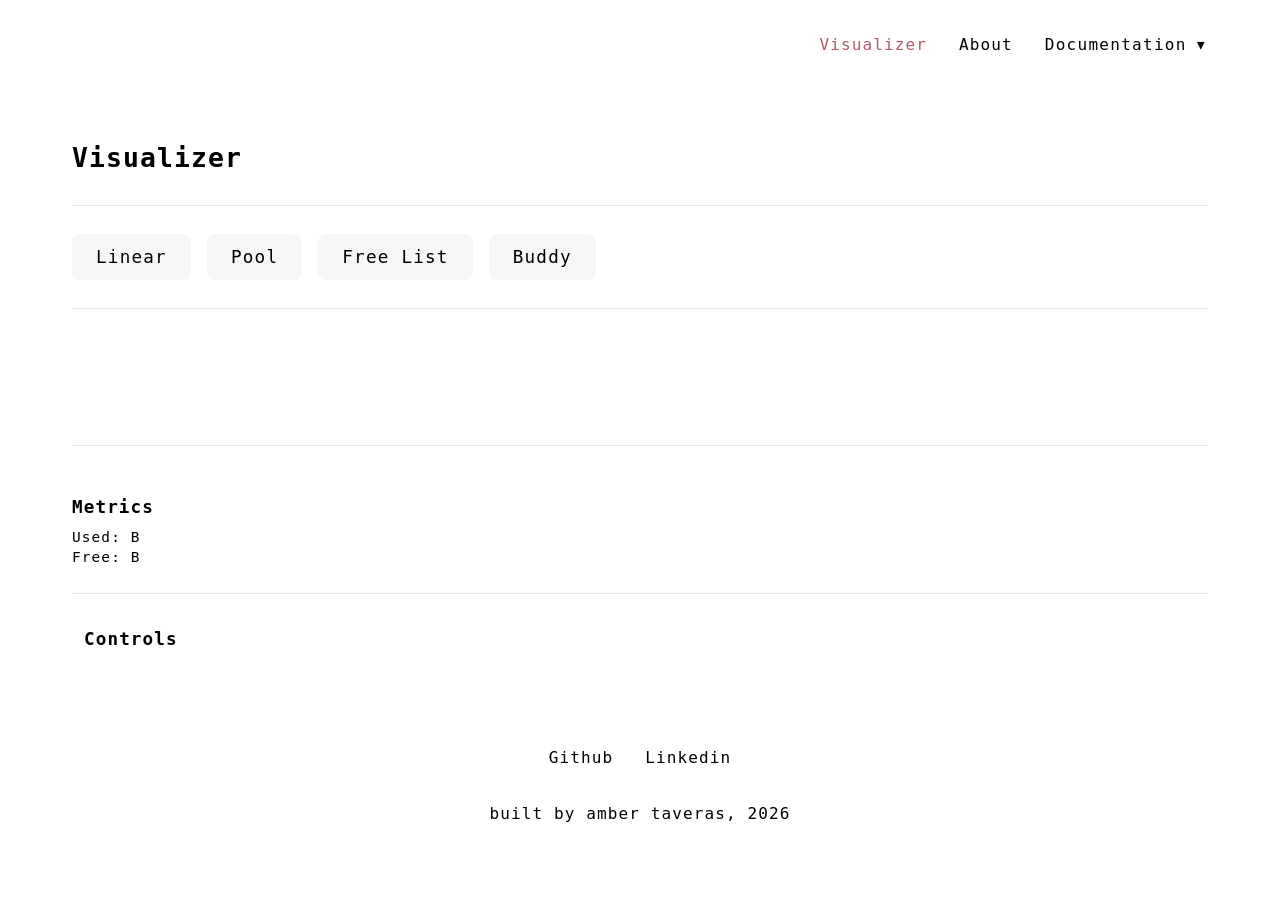
<file: index.html>
<!doctype html>
<html lang="en">
  <head>
    <meta charset="UTF-8" />
    <meta name="viewport" content="width=device-width, initial-scale=1.0" />
    <link rel="stylesheet" href="styles.css" />
    <script src="js/components.js" defer></script>
    <script type="module" src="js/script.js"></script>
    <title>Memory Allocators</title>
  </head>
  <body>
    <site-nav></site-nav>
    <main>
      <header>
        <h2>Visualizer</h2>
      </header>

      <section class="allocator-selection">
        <button class="toggle" data-type="linear">Linear</button>
        <button class="toggle" data-type="pool">Pool</button>
        <button class="toggle" data-type="free-list">Free List</button>
        <button class="toggle" data-type="buddy">Buddy</button>
      </section>

      <section class="visualizer">
        <h3 class="title"></h3>
        <br />
        <br />
        <div id="allocator"></div>
        <br />
        <div id="legend">
          <div class="legend-item">
            <div class="block used legend-swatch"></div>
            <span>Used</span>
          </div>
          <div class="legend-item">
            <div class="block free legend-swatch"></div>
            <span>Free</span>
          </div>
          <div class="legend-item">
            <div class="block header legend-swatch"></div>
            <span>Header</span>
          </div>
        </div>
        <em id="note">
          NOTE: Allocation sizes may include adjustments for header metadata,
          alignment and padding. On allocation metadata becomes available to the
          user. See documentation for more details.
        </em>

        <div id="error"></div>
      </section>

      <section class="metrics">
        <h4>Metrics</h4>
        <ul class="metrics-list">
          <li>Used: <span id="m-used"></span> B</li>
          <li>Free: <span id="m-free"></span> B</li>
        </ul>
      </section>

      <section class="controls">
        <h4>Controls</h4>
      </section>
    </main>
    <site-footer></site-footer>
  </body>
</html>
</file>
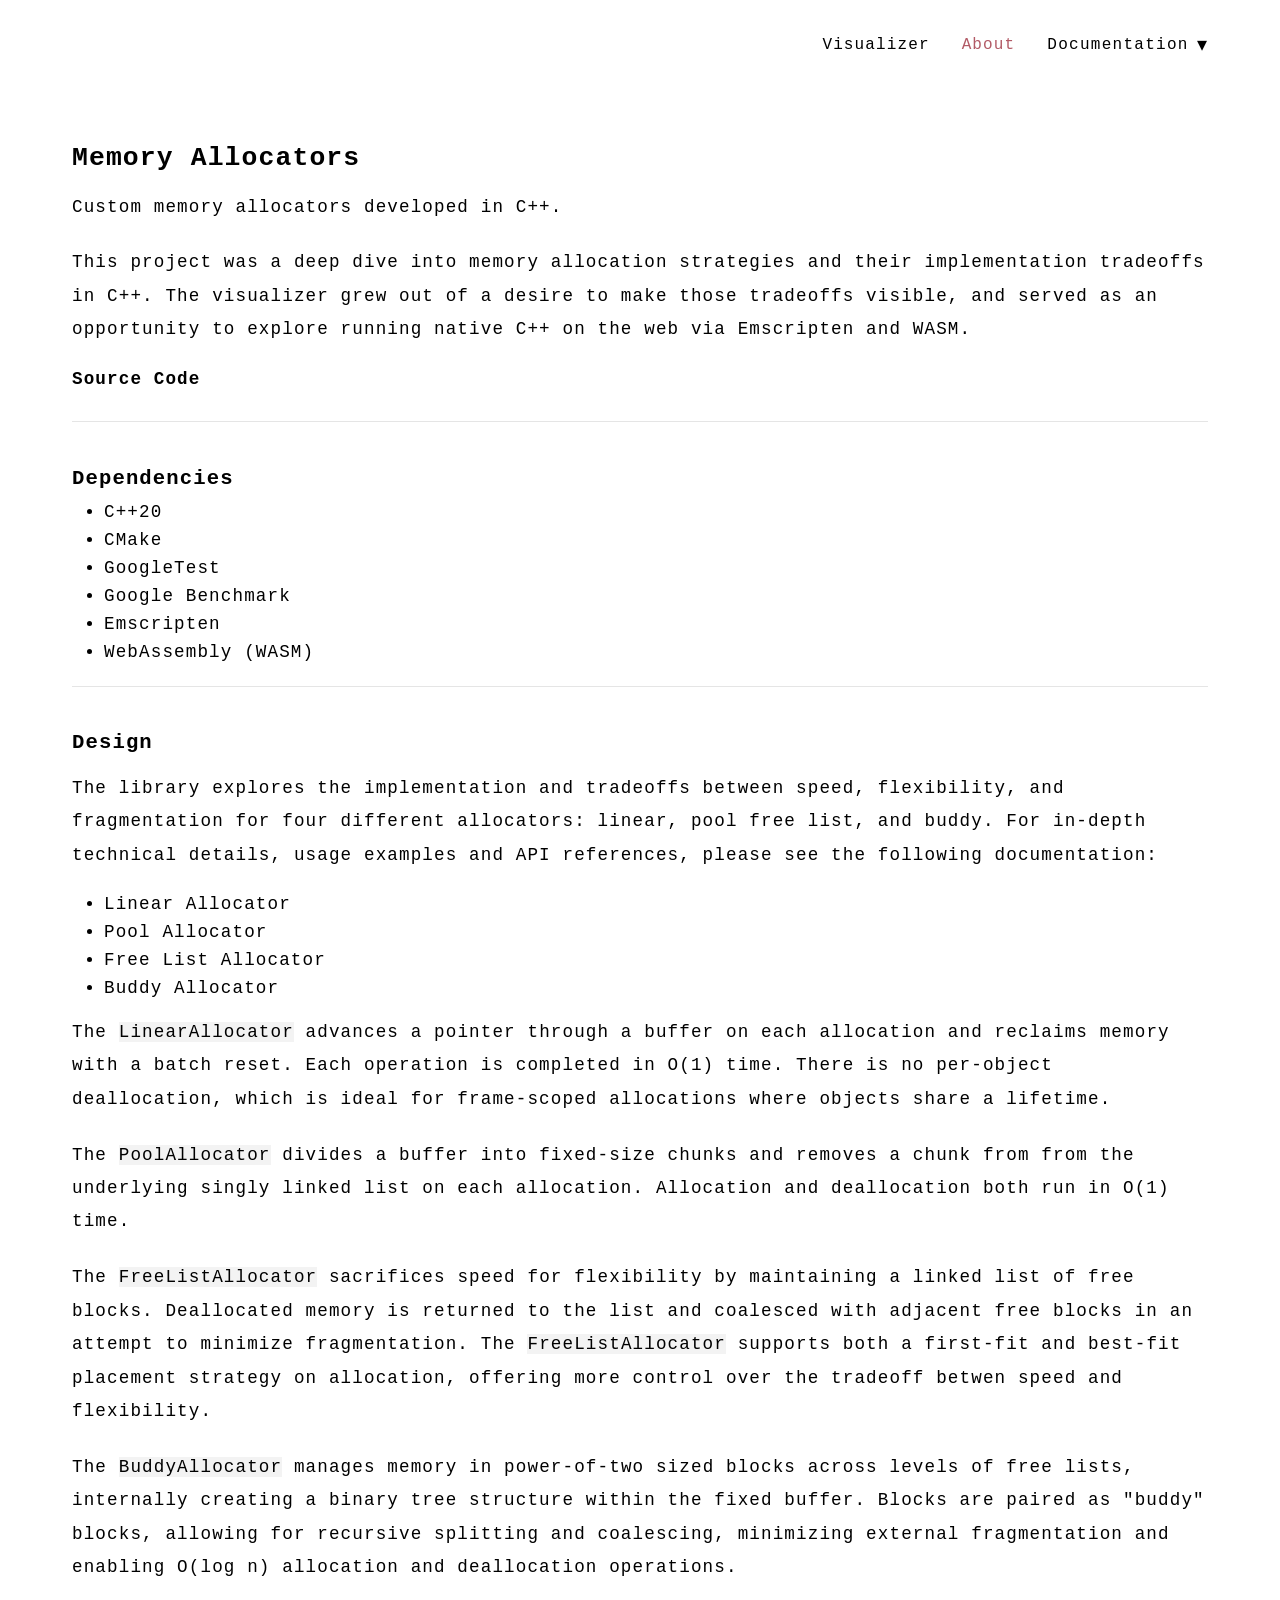
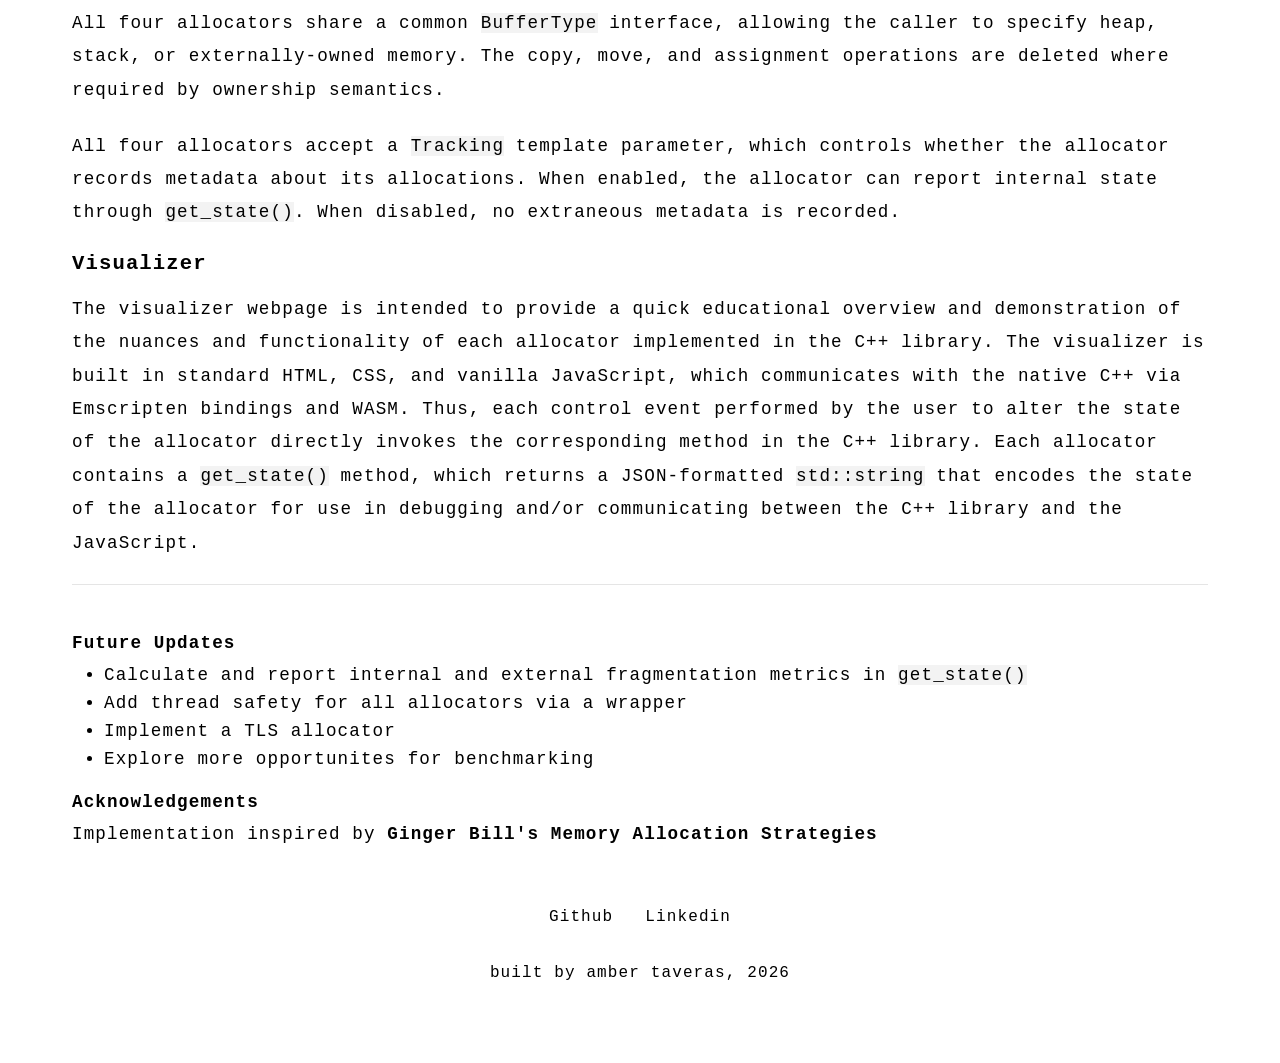
<file: about.html>
<!doctype html>
<html lang="en">
  <head>
    <meta charset="UTF-8" />
    <meta name="viewport" content="width=device-width, initial-scale=1.0" />
    <link rel="stylesheet" href="styles.css" />
    <script src="js/components.js" defer></script>
    <title>Memory Allocators | About</title>
  </head>
  <body>
    <site-nav></site-nav>
    <main>
      <header>
        <h2>Memory Allocators</h2>
        <p>Custom memory allocators developed in C++.</p>
        <p>
          This project was a deep dive into memory allocation strategies and
          their implementation tradeoffs in C++. The visualizer grew out of a
          desire to make those tradeoffs visible, and served as an opportunity
          to explore running native C++ on the web via Emscripten and WASM.
        </p>

        <a target="_blank" href="https://github.com/ambertav/memory-allocators"
          ><strong>Source Code</strong></a
        >
      </header>

      <section id="dependencies">
        <h3>Dependencies</h3>
        <ul class="docs-list">
          <li>C++20</li>
          <li>CMake</li>
          <li>GoogleTest</li>
          <li>Google Benchmark</li>
          <li>Emscripten</li>
          <li>WebAssembly (WASM)</li>
        </ul>
      </section>

      <section id="design">
        <h3>Design</h3>

        <p>
          The library explores the implementation and tradeoffs between speed,
          flexibility, and fragmentation for four different allocators: linear,
          pool free list, and buddy. For in-depth technical details, usage
          examples and API references, please see the following documentation:
        </p>
        <ul class="docs-list">
          <li>
            <a target="_blank" href="docs/linear.html">Linear Allocator</a>
          </li>
          <li><a target="_blank" href="docs/pool.html">Pool Allocator</a></li>
          <li>
            <a target="_blank" href="docs/freelist.html">Free List Allocator</a>
          </li>
          <li><a target="_blank" href="docs/buddy.html">Buddy Allocator</a></li>
        </ul>

        <p>
          The <code>LinearAllocator</code> advances a pointer through a buffer
          on each allocation and reclaims memory with a batch reset. Each
          operation is completed in O(1) time. There is no per-object
          deallocation, which is ideal for frame-scoped allocations where
          objects share a lifetime.
        </p>

        <p>
          The <code>PoolAllocator</code> divides a buffer into fixed-size chunks
          and removes a chunk from from the underlying singly linked list on
          each allocation. Allocation and deallocation both run in O(1) time.
        </p>

        <p>
          The <code>FreeListAllocator</code> sacrifices speed for flexibility by
          maintaining a linked list of free blocks. Deallocated memory is
          returned to the list and coalesced with adjacent free blocks in an
          attempt to minimize fragmentation. The
          <code>FreeListAllocator</code> supports both a first-fit and best-fit
          placement strategy on allocation, offering more control over the
          tradeoff betwen speed and flexibility.
        </p>

        <p>
          The <code>BuddyAllocator</code> manages memory in power-of-two sized
          blocks across levels of free lists, internally creating a binary tree
          structure within the fixed buffer. Blocks are paired as "buddy"
          blocks, allowing for recursive splitting and coalescing, minimizing
          external fragmentation and enabling O(log n) allocation and
          deallocation operations.
        </p>

        <p>
          All four allocators share a common <code>BufferType</code> interface,
          allowing the caller to specify heap, stack, or externally-owned
          memory. The copy, move, and assignment operations are deleted where
          required by ownership semantics.
        </p>

        <p>
          All four allocators accept a <code>Tracking</code> template parameter,
          which controls whether the allocator records metadata about its
          allocations. When enabled, the allocator can report internal state
          through <code>get_state()</code>. When disabled, no extraneous
          metadata is recorded.
        </p>

        <h3>Visualizer</h3>
        <p>
          The visualizer webpage is intended to provide a quick educational
          overview and demonstration of the nuances and functionality of each
          allocator implemented in the C++ library. The visualizer is built in
          standard HTML, CSS, and vanilla JavaScript, which communicates with
          the native C++ via Emscripten bindings and WASM. Thus, each control
          event performed by the user to alter the state of the allocator
          directly invokes the corresponding method in the C++ library. Each
          allocator contains a <code>get_state()</code> method, which returns a
          JSON-formatted <code>std::string</code> that encodes the state of the
          allocator for use in debugging and/or communicating between the C++
          library and the JavaScript.
        </p>
      </section>

      <section id="future">
        <h4>Future Updates</h4>
        <ul class="docs-list">
          <li>
            Calculate and report internal and external fragmentation metrics in
            <code>get_state()</code>
          </li>
          <li>Add thread safety for all allocators via a wrapper</li>
          <li>Implement a TLS allocator</li>
          <li>Explore more opportunites for benchmarking</li>
        </ul>
        <h4>Acknowledgements</h4>
        Implementation inspired by
        <a
          target="_blank"
          href="https://www.gingerbill.org/series/memory-allocation-strategies/"
          ><strong>Ginger Bill's Memory Allocation Strategies</strong></a
        >
      </section>
    </main>
    <site-footer></site-footer>
  </body>
</html>
</file>
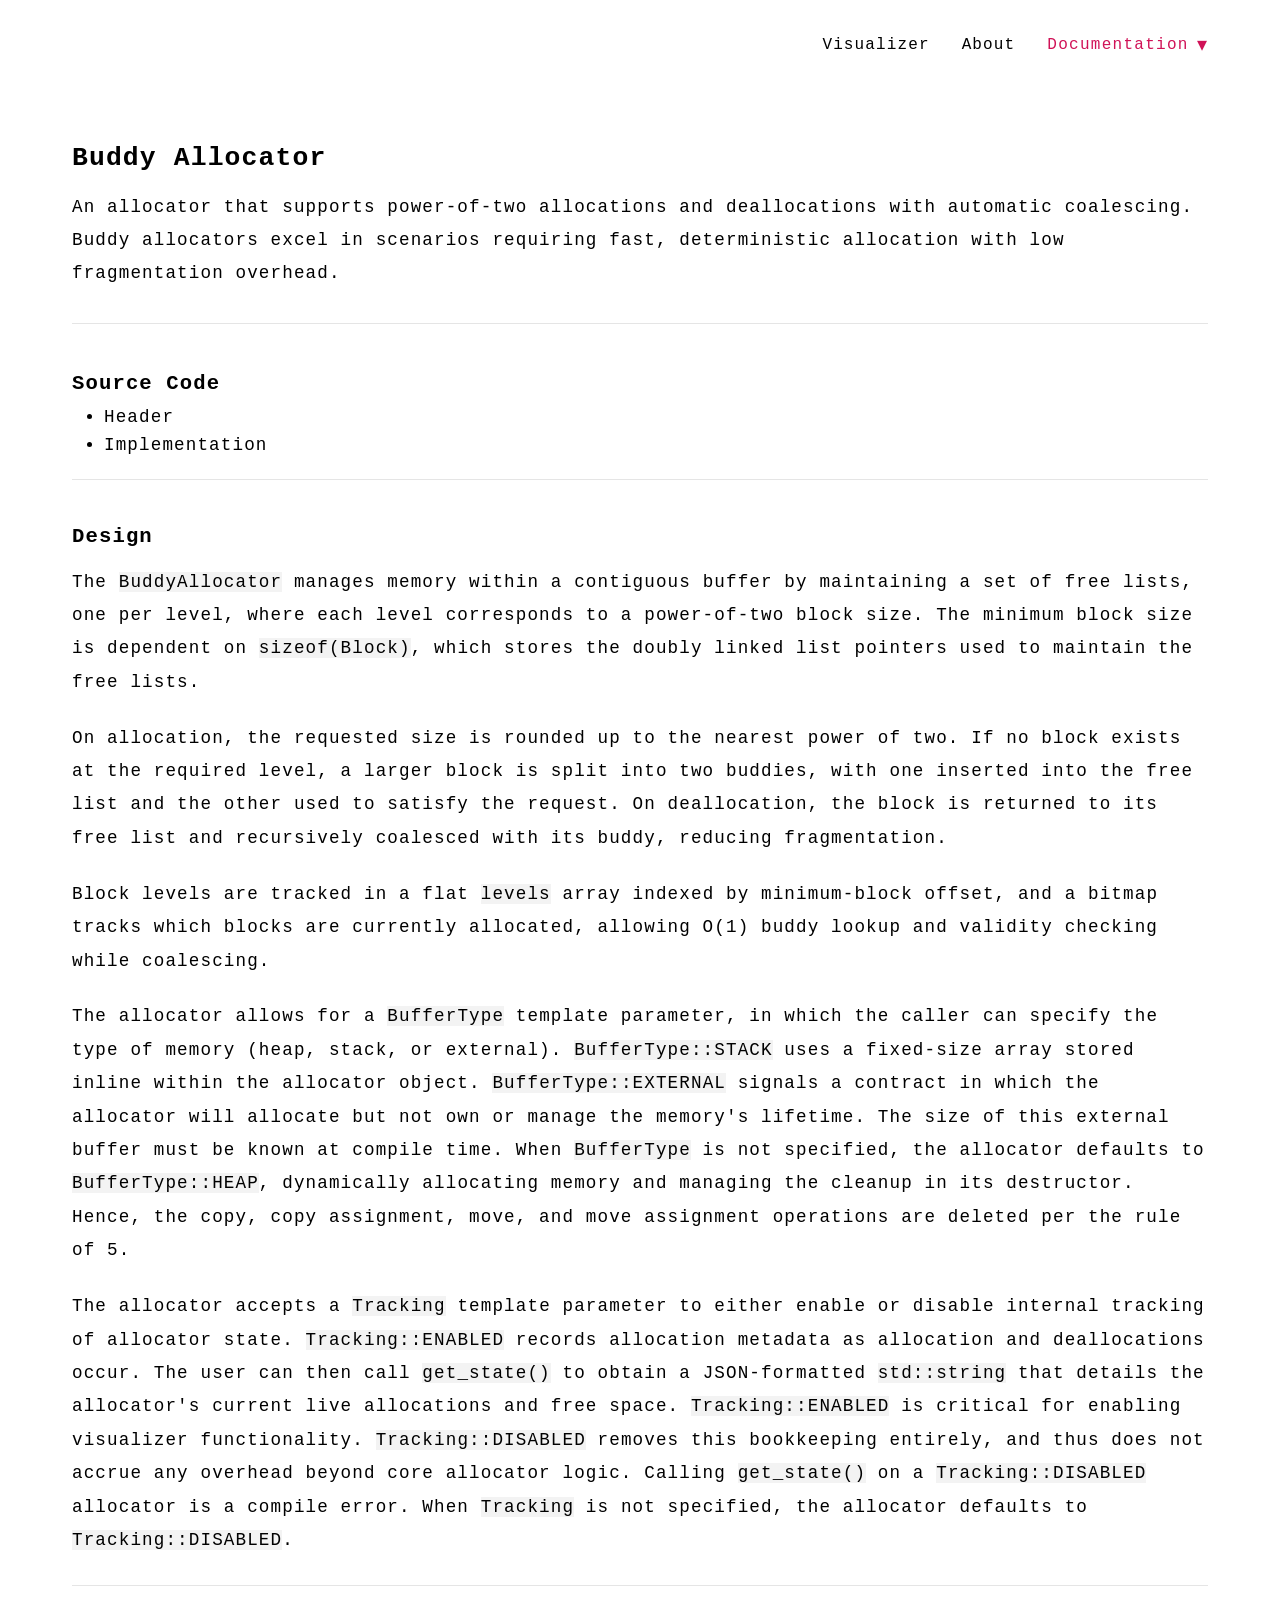
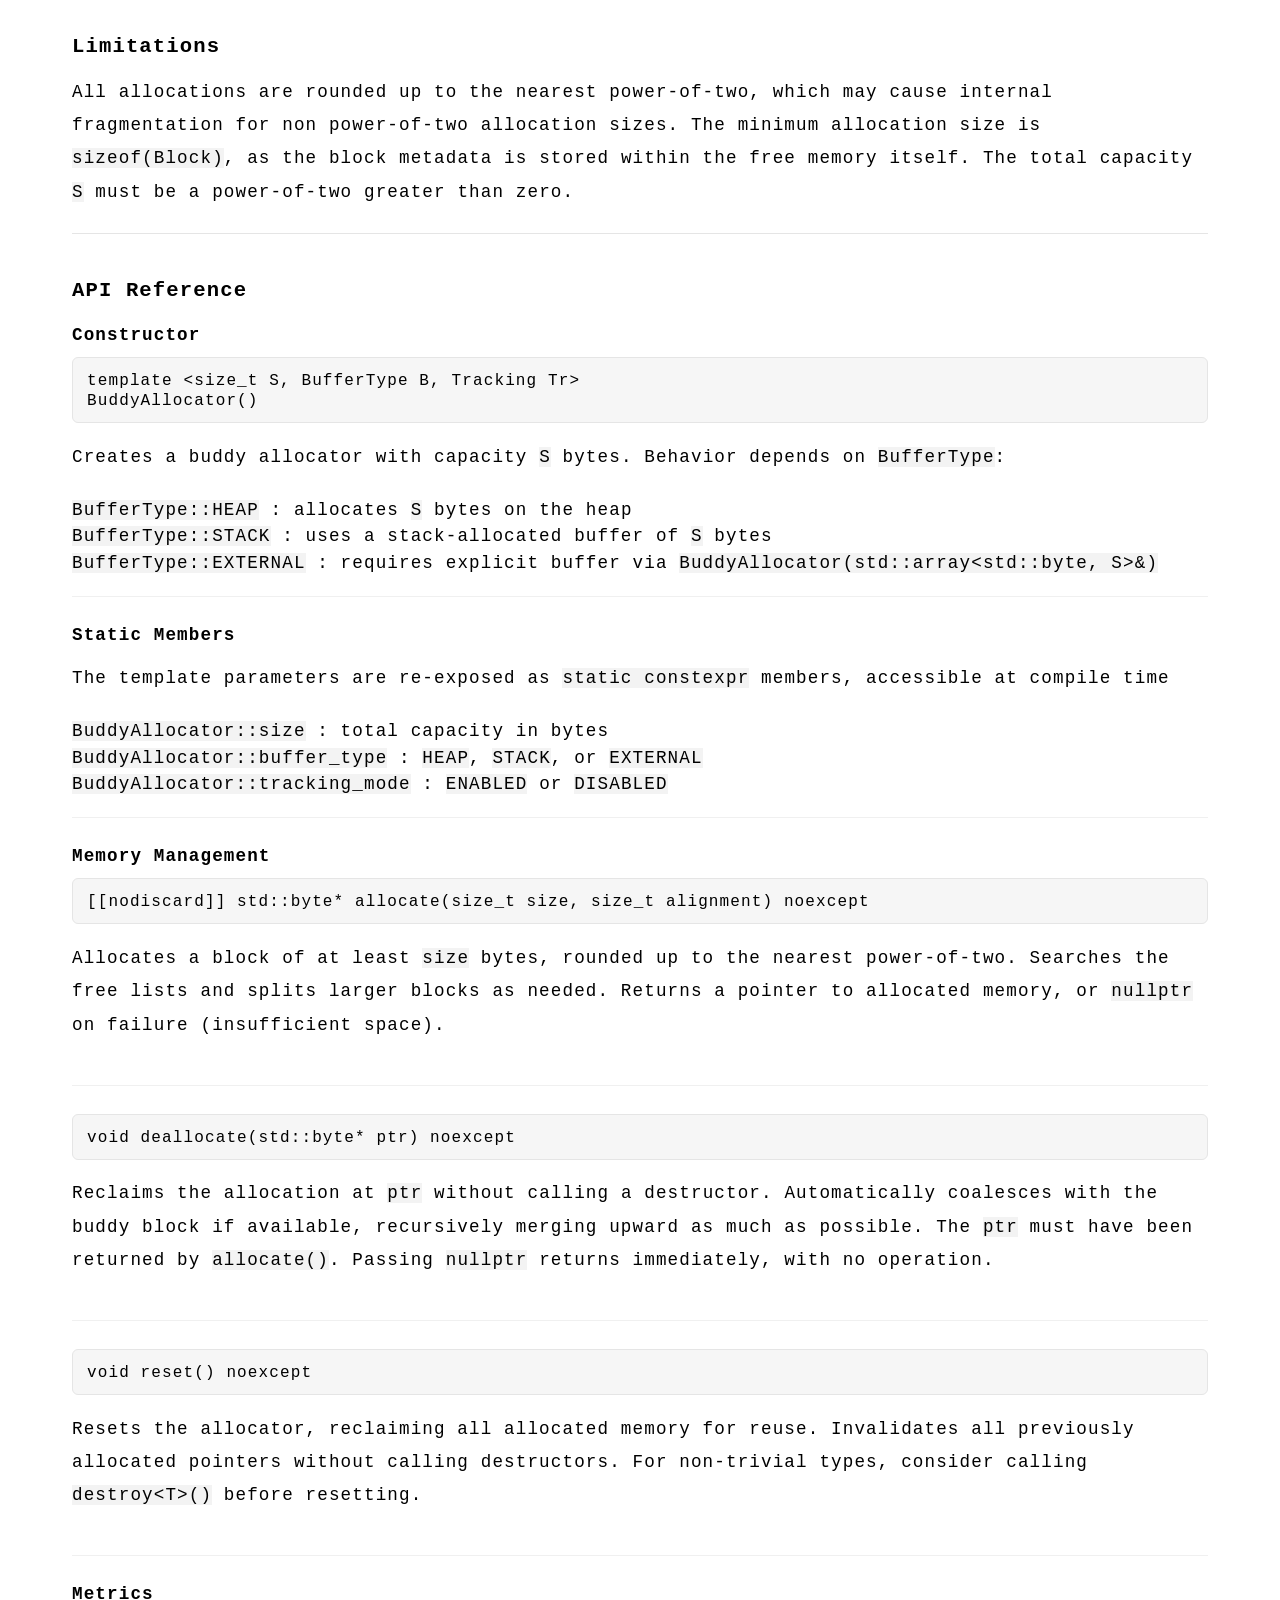
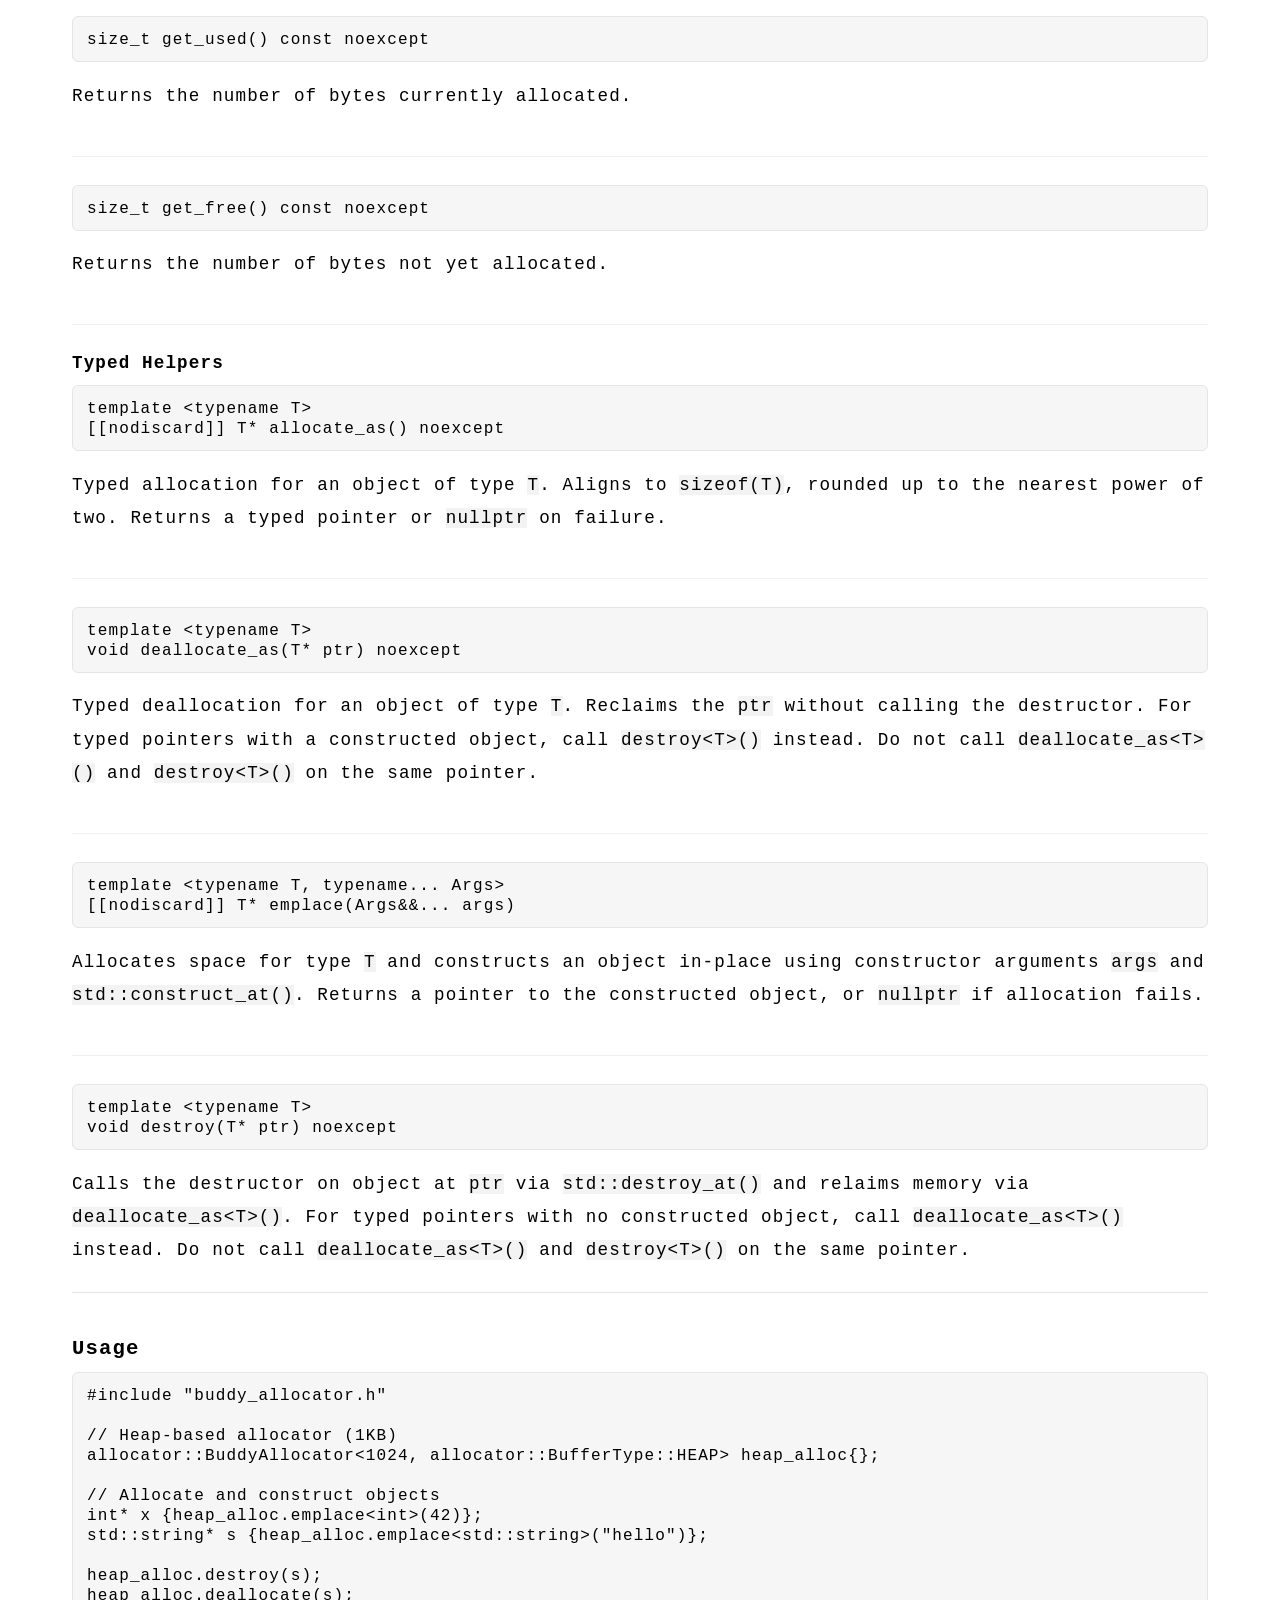
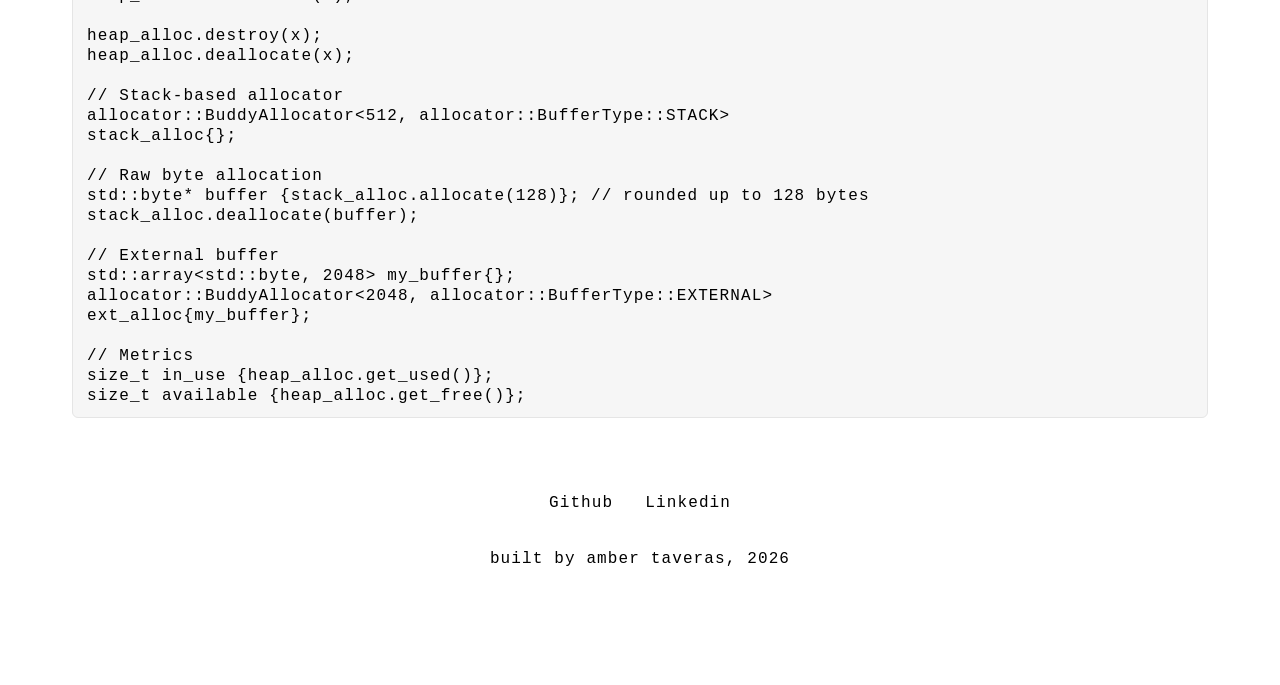
<file: docs/buddy.html>
<!doctype html>
<html lang="en">

<head>
    <meta charset="UTF-8" />
    <meta name="viewport" content="width=device-width, initial-scale=1.0" />
    <link rel="stylesheet" href="../styles.css" />
    <script src="../js/components.js" defer></script>
    <title>Memory Allocators | Buddy Allocator</title>
</head>

<body>
    <site-nav></site-nav>
    <main>
        <header>
            <h2>Buddy Allocator</h2>
            <p>
                An allocator that supports power-of-two allocations and deallocations
                with automatic coalescing. Buddy allocators excel in scenarios
                requiring fast, deterministic allocation with low fragmentation
                overhead.
            </p>
        </header>

        <section id="source">
            <h3>Source Code</h3>
            <ul class="docs-list">
                <li>
                    <a target="_blank" href="https://github.com/ambertav/memory-allocators/blob/master/include/buddy_allocator.h">Header</a>
                </li>
                <li>
                    <a target="_blank" href="https://github.com/ambertav/memory-allocators/blob/master/include/buddy_allocator.inl">Implementation</a>
                </li>
            </ul>
        </section>

        <section id="design">
            <h3>Design</h3>
            <p>
                The <code>BuddyAllocator</code> manages memory within a contiguous
                buffer by maintaining a set of free lists, one per level, where each
                level corresponds to a power-of-two block size. The minimum block size
                is dependent on <code>sizeof(Block)</code>, which stores the doubly
                linked list pointers used to maintain the free lists.
            </p>
            <p>
                On allocation, the requested size is rounded up to the nearest power
                of two. If no block exists at the required level, a larger block is
                split into two buddies, with one inserted into the free list and the
                other used to satisfy the request. On deallocation, the block is
                returned to its free list and recursively coalesced with its buddy,
                reducing fragmentation.
            </p>
            <p>
                Block levels are tracked in a flat <code>levels</code> array indexed
                by minimum-block offset, and a bitmap tracks which blocks are
                currently allocated, allowing O(1) buddy lookup and validity checking
                while coalescing.
            </p>
            <p>
                The allocator allows for a <code>BufferType</code> template parameter,
                in which the caller can specify the type of memory (heap, stack, or
                external). <code>BufferType::STACK</code> uses a fixed-size array
                stored inline within the allocator object.
                <code>BufferType::EXTERNAL</code> signals a contract in which the
                allocator will allocate but not own or manage the memory's lifetime.
                The size of this external buffer must be known at compile time. When
                <code>BufferType</code> is not specified, the allocator defaults to
                <code>BufferType::HEAP</code>, dynamically allocating memory and
                managing the cleanup in its destructor. Hence, the copy, copy
                assignment, move, and move assignment operations are deleted per the
                rule of 5.
            </p>

            <p>
                The allocator accepts a <code>Tracking</code> template parameter to
                either enable or disable internal tracking of allocator state.
                <code>Tracking::ENABLED</code> records allocation metadata as
                allocation and deallocations occur. The user can then call
                <code>get_state()</code> to obtain a JSON-formatted
                <code>std::string</code> that details the allocator's current live
                allocations and free space. <code>Tracking::ENABLED</code> is critical
                for enabling visualizer functionality.
                <code>Tracking::DISABLED</code> removes this bookkeeping entirely, and
                thus does not accrue any overhead beyond core allocator logic. Calling
                <code>get_state()</code> on a
                <code>Tracking::DISABLED</code> allocator is a compile error. When
                <code>Tracking</code> is not specified, the allocator defaults to
                <code>Tracking::DISABLED</code>.
            </p>
        </section>

        <section id="limitations">
            <h3>Limitations</h3>
            <p>
                All allocations are rounded up to the nearest power-of-two, which may
                cause internal fragmentation for non power-of-two allocation sizes.
                The minimum allocation size is <code>sizeof(Block)</code>, as the
                block metadata is stored within the free memory itself. The total
                capacity <code>S</code> must be a power-of-two greater than zero.
            </p>
        </section>

        <section id="api">
            <h3>API Reference</h3>
            <h4>Constructor</h4>
            <div class="method">
                <pre><code>template &lt;size_t S, BufferType B, Tracking Tr&gt;
BuddyAllocator()</code></pre>
                <p>
                    Creates a buddy allocator with capacity <code>S</code> bytes.
                    Behavior depends on <code>BufferType</code>:
                </p>
                <ul>
                    <li>
                        <code>BufferType::HEAP</code> : allocates <code>S</code> bytes on
                        the heap
                    </li>
                    <li>
                        <code>BufferType::STACK</code> : uses a stack-allocated buffer of
                        <code>S</code> bytes
                    </li>
                    <li>
                        <code>BufferType::EXTERNAL</code> : requires explicit buffer via
                        <code>BuddyAllocator(std::array&lt;std::byte, S&gt;&amp;)</code>
                    </li>
                </ul>
            </div>

            <h4>Static Members</h4>
            <div class="method">
                <p>
                    The template parameters are re-exposed as <code>static constexpr</code> members, accessible at compile time
                </p>
                <ul>
                    <li>
                        <code>BuddyAllocator::size</code> : total capacity in bytes
                    </li>
                    <li>
                        <code>BuddyAllocator::buffer_type</code> : <code>HEAP</code>, <code>STACK</code>, or <code>EXTERNAL</code>
                    </li>
                    <li>
                        <code>BuddyAllocator::tracking_mode</code> : <code>ENABLED</code> or <code>DISABLED</code>
                    </li>
                </ul>
            </div>

            <h4>Memory Management</h4>
            <div class="method">
                <pre><code>[[nodiscard]] std::byte* allocate(size_t size, size_t alignment) noexcept</code></pre>
                <p>
                    Allocates a block of at least <code>size</code> bytes, rounded up to
                    the nearest power-of-two. Searches the free lists and splits larger
                    blocks as needed. Returns a pointer to allocated memory, or
                    <code>nullptr</code> on failure (insufficient space).
                </p>
            </div>
            <div class="method">
                <pre><code>void deallocate(std::byte* ptr) noexcept</code></pre>
                <p>
                    Reclaims the allocation at <code>ptr</code> without calling a
                    destructor. Automatically coalesces with the buddy block if
                    available, recursively merging upward as much as possible. The
                    <code>ptr</code> must have been returned by <code>allocate()</code>.
                    Passing <code>nullptr</code> returns immediately, with no operation.
                </p>
            </div>
            <div class="method">
                <pre><code>void reset() noexcept</code></pre>
                <p>
                    Resets the allocator, reclaiming all allocated memory for reuse.
                    Invalidates all previously allocated pointers without calling
                    destructors. For non-trivial types, consider calling
                    <code>destroy&lt;T&gt;()</code> before resetting.
                </p>
            </div>

            <h4>Metrics</h4>
            <div class="method">
                <pre><code>size_t get_used() const noexcept</code></pre>
                <p>Returns the number of bytes currently allocated.</p>
            </div>
            <div class="method">
                <pre><code>size_t get_free() const noexcept</code></pre>
                <p>Returns the number of bytes not yet allocated.</p>
            </div>

            <h4>Typed Helpers</h4>
            <div class="method">
                <pre><code>template &lt;typename T&gt; 
[[nodiscard]] T* allocate_as() noexcept</code></pre>
                <p>
                    Typed allocation for an object of type
                    <code>T</code>. Aligns to <code>sizeof(T)</code>, rounded up
                    to the nearest power of two. Returns a typed pointer or
                    <code>nullptr</code> on failure.
                </p>
            </div>
            <div class="method">
                <pre><code>template &lt;typename T&gt;
void deallocate_as(T* ptr) noexcept</code></pre>
                <p>
                    Typed deallocation for an object of type <code>T</code>.
                    Reclaims the <code>ptr</code> without calling the
                    destructor. For typed pointers with a constructed object,
                    call <code>destroy&lt;T&gt;()</code> instead. Do not call
                    <code>deallocate_as&lt;T&gt;()</code> and <code>destroy&lt;T&gt;()</code> on the
                    same pointer.
                </p>
            </div>
            <div class="method">
                <pre><code>template &lt;typename T, typename... Args&gt;
[[nodiscard]] T* emplace(Args&amp;&amp;... args)</code></pre>
                <p>
                    Allocates space for type <code>T</code> and constructs an object
                    in-place using constructor arguments <code>args</code> and
                    <code>std::construct_at()</code>. Returns a pointer to the
                    constructed object, or <code>nullptr</code> if allocation fails.
                </p>
            </div>
            <div class="method">
                <pre><code>template &lt;typename T&gt;
void destroy(T* ptr) noexcept</code></pre>
                <p>
                    Calls the destructor on object at <code>ptr</code> via
                    <code>std::destroy_at()</code> and relaims memory via
                    <code>deallocate_as&lt;T&gt;()</code>. For typed pointers with no constructed
                    object, call <code>deallocate_as&lt;T&gt;()</code> instead. Do not call
                    <code>deallocate_as&lt;T&gt;()</code> and <code>destroy&lt;T&gt;()</code> on the
                    same pointer.
                </p>
            </div>
        </section>

        <section id="usage">
            <h3>Usage</h3>
<pre><code>#include "buddy_allocator.h"

// Heap-based allocator (1KB)
allocator::BuddyAllocator&lt;1024, allocator::BufferType::HEAP&gt; heap_alloc{};

// Allocate and construct objects
int* x {heap_alloc.emplace&lt;int&gt;(42)};
std::string* s {heap_alloc.emplace&lt;std::string&gt;("hello")};

heap_alloc.destroy(s);
heap_alloc.deallocate(s);

heap_alloc.destroy(x);
heap_alloc.deallocate(x);

// Stack-based allocator
allocator::BuddyAllocator&lt;512, allocator::BufferType::STACK&gt;
stack_alloc{};

// Raw byte allocation
std::byte* buffer {stack_alloc.allocate(128)}; // rounded up to 128 bytes
stack_alloc.deallocate(buffer);

// External buffer
std::array&lt;std::byte, 2048&gt; my_buffer{};
allocator::BuddyAllocator&lt;2048, allocator::BufferType::EXTERNAL&gt;
ext_alloc{my_buffer};

// Metrics
size_t in_use {heap_alloc.get_used()};
size_t available {heap_alloc.get_free()};</code></pre>
        </section>
    </main>
    <site-footer></site-footer>
</body>

</html>
</file>
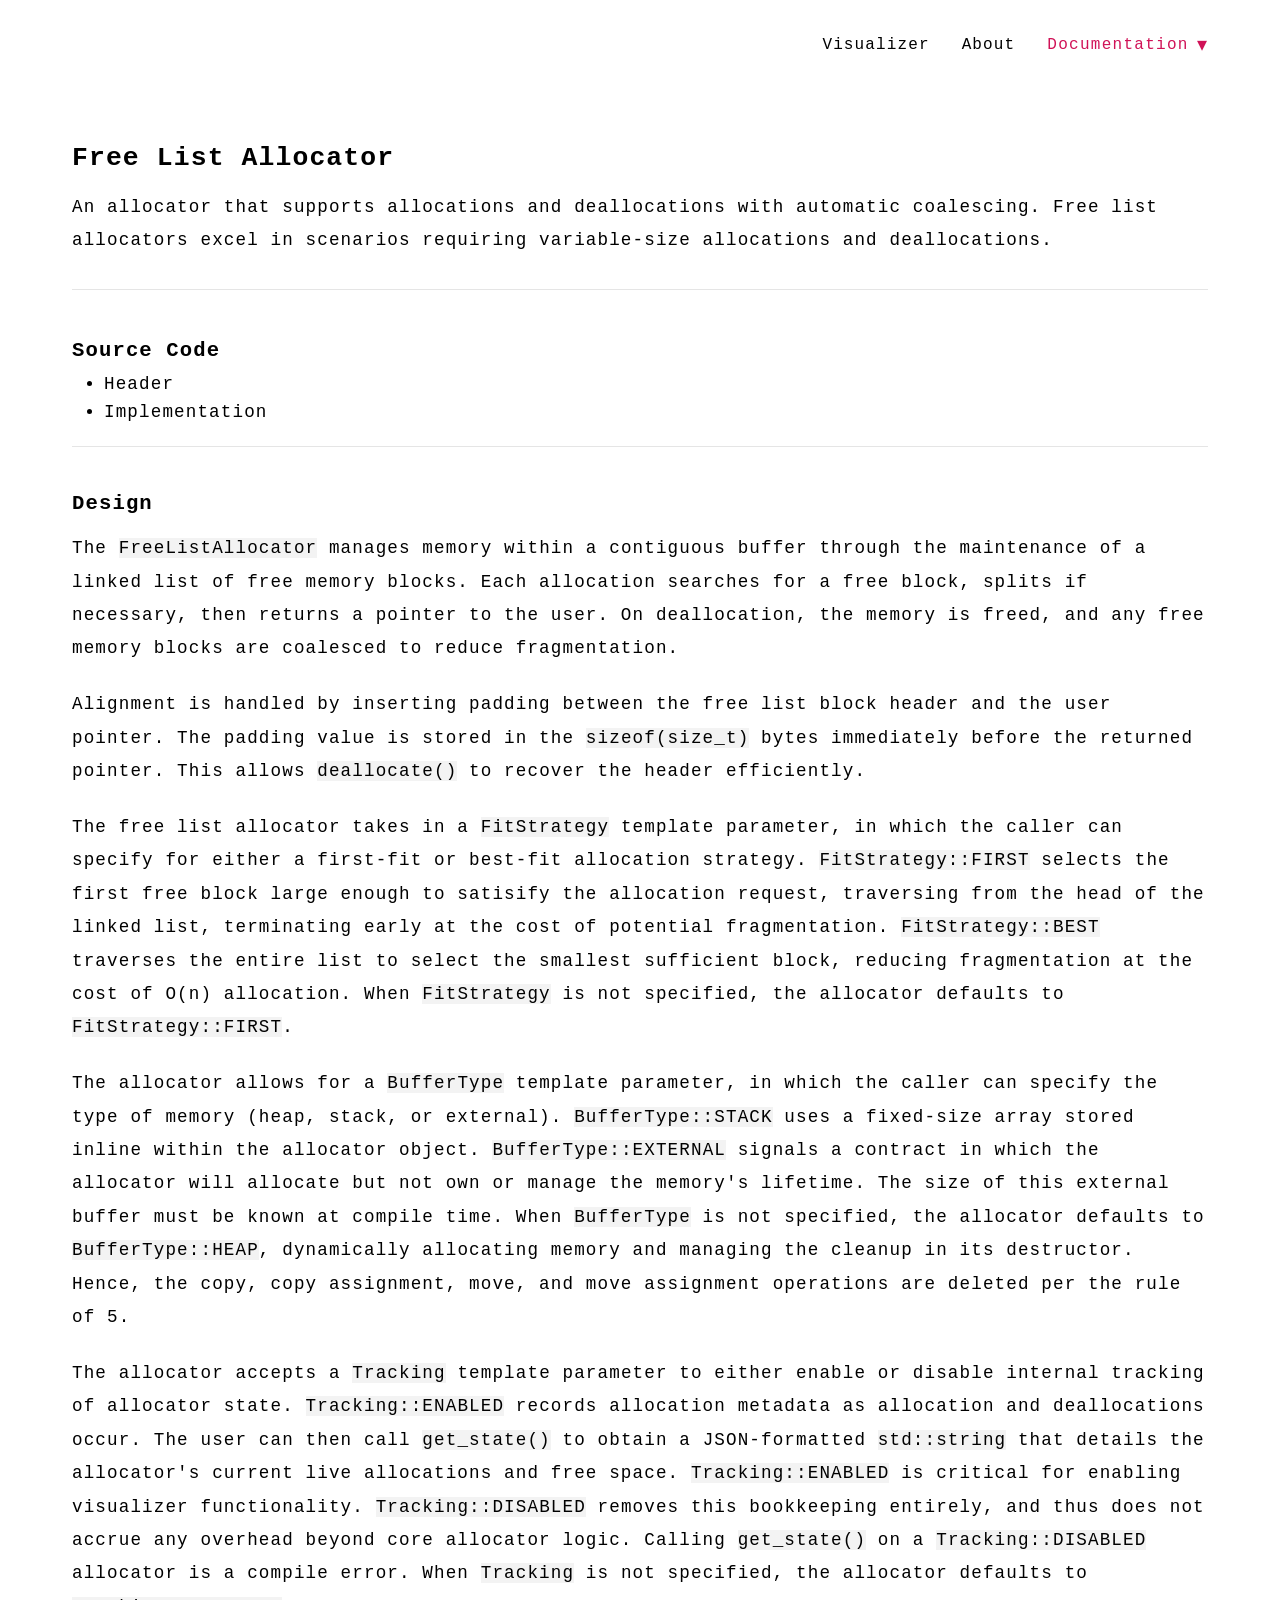
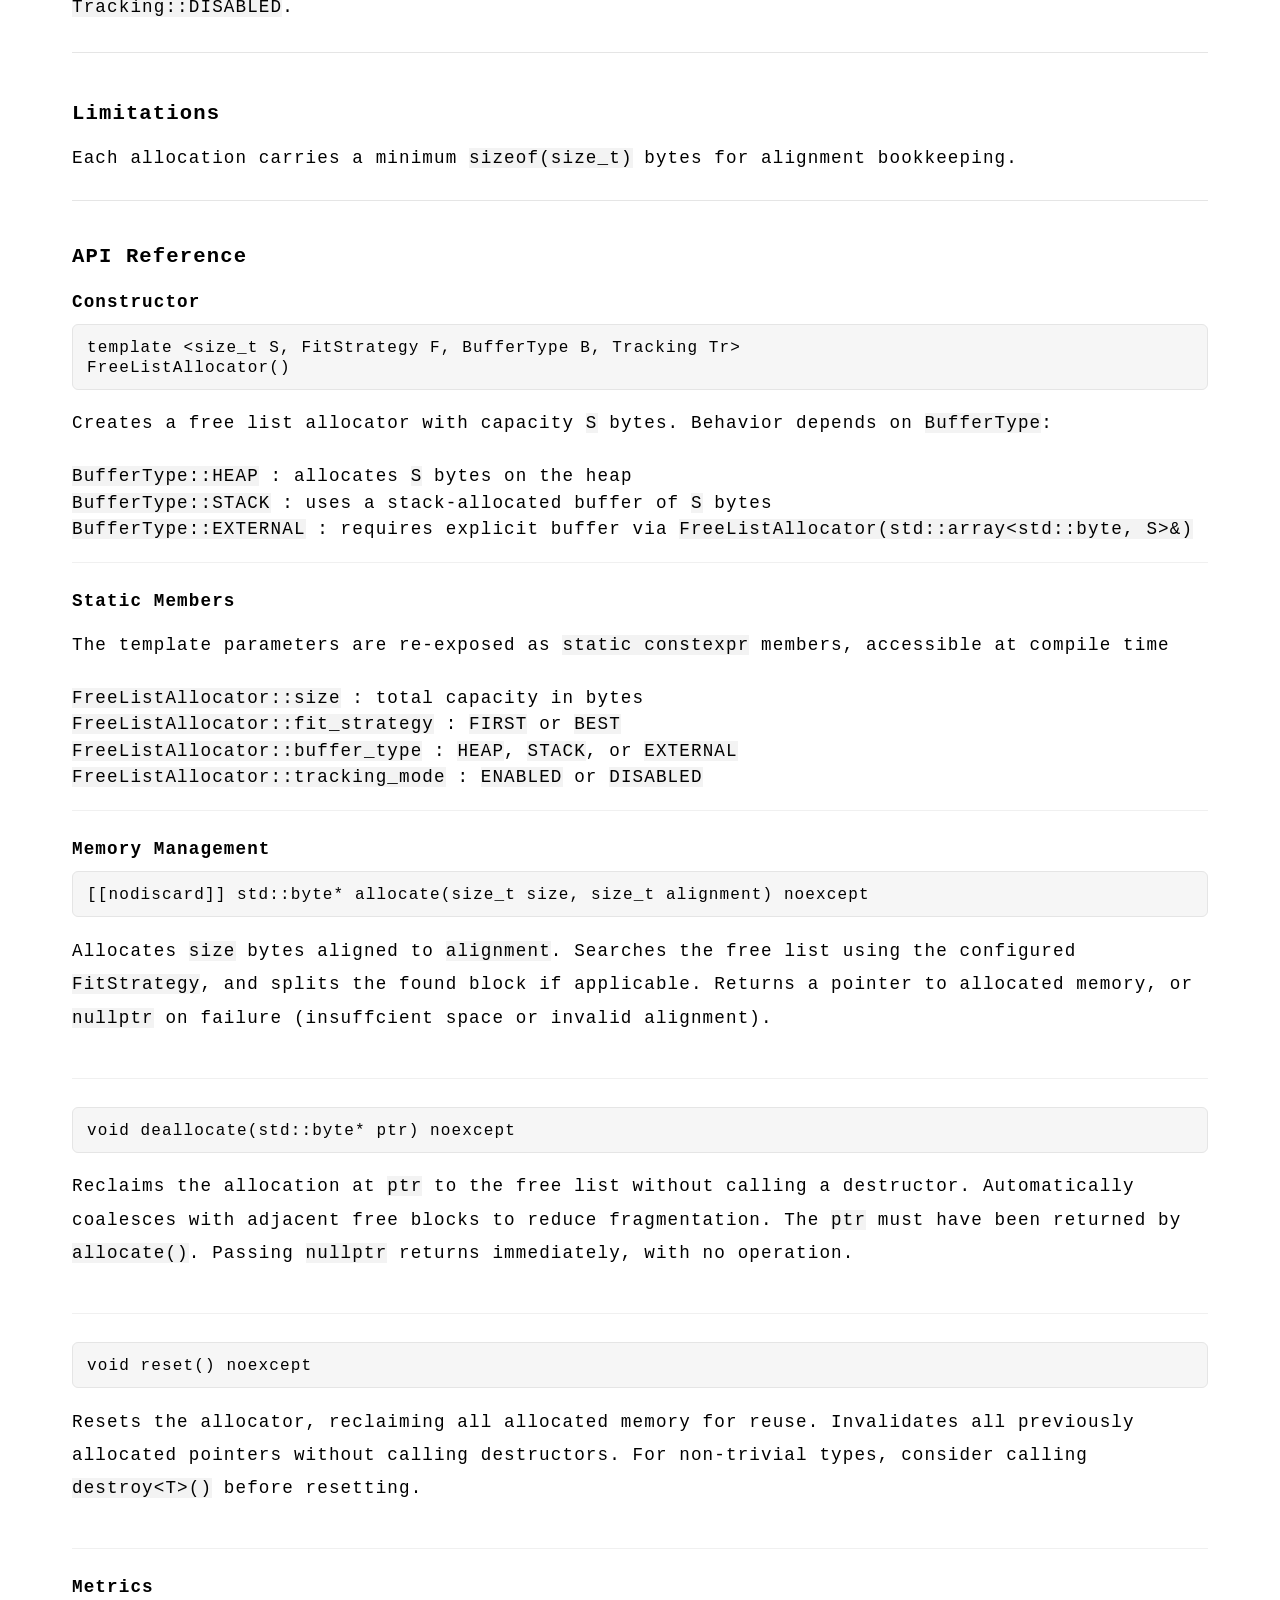
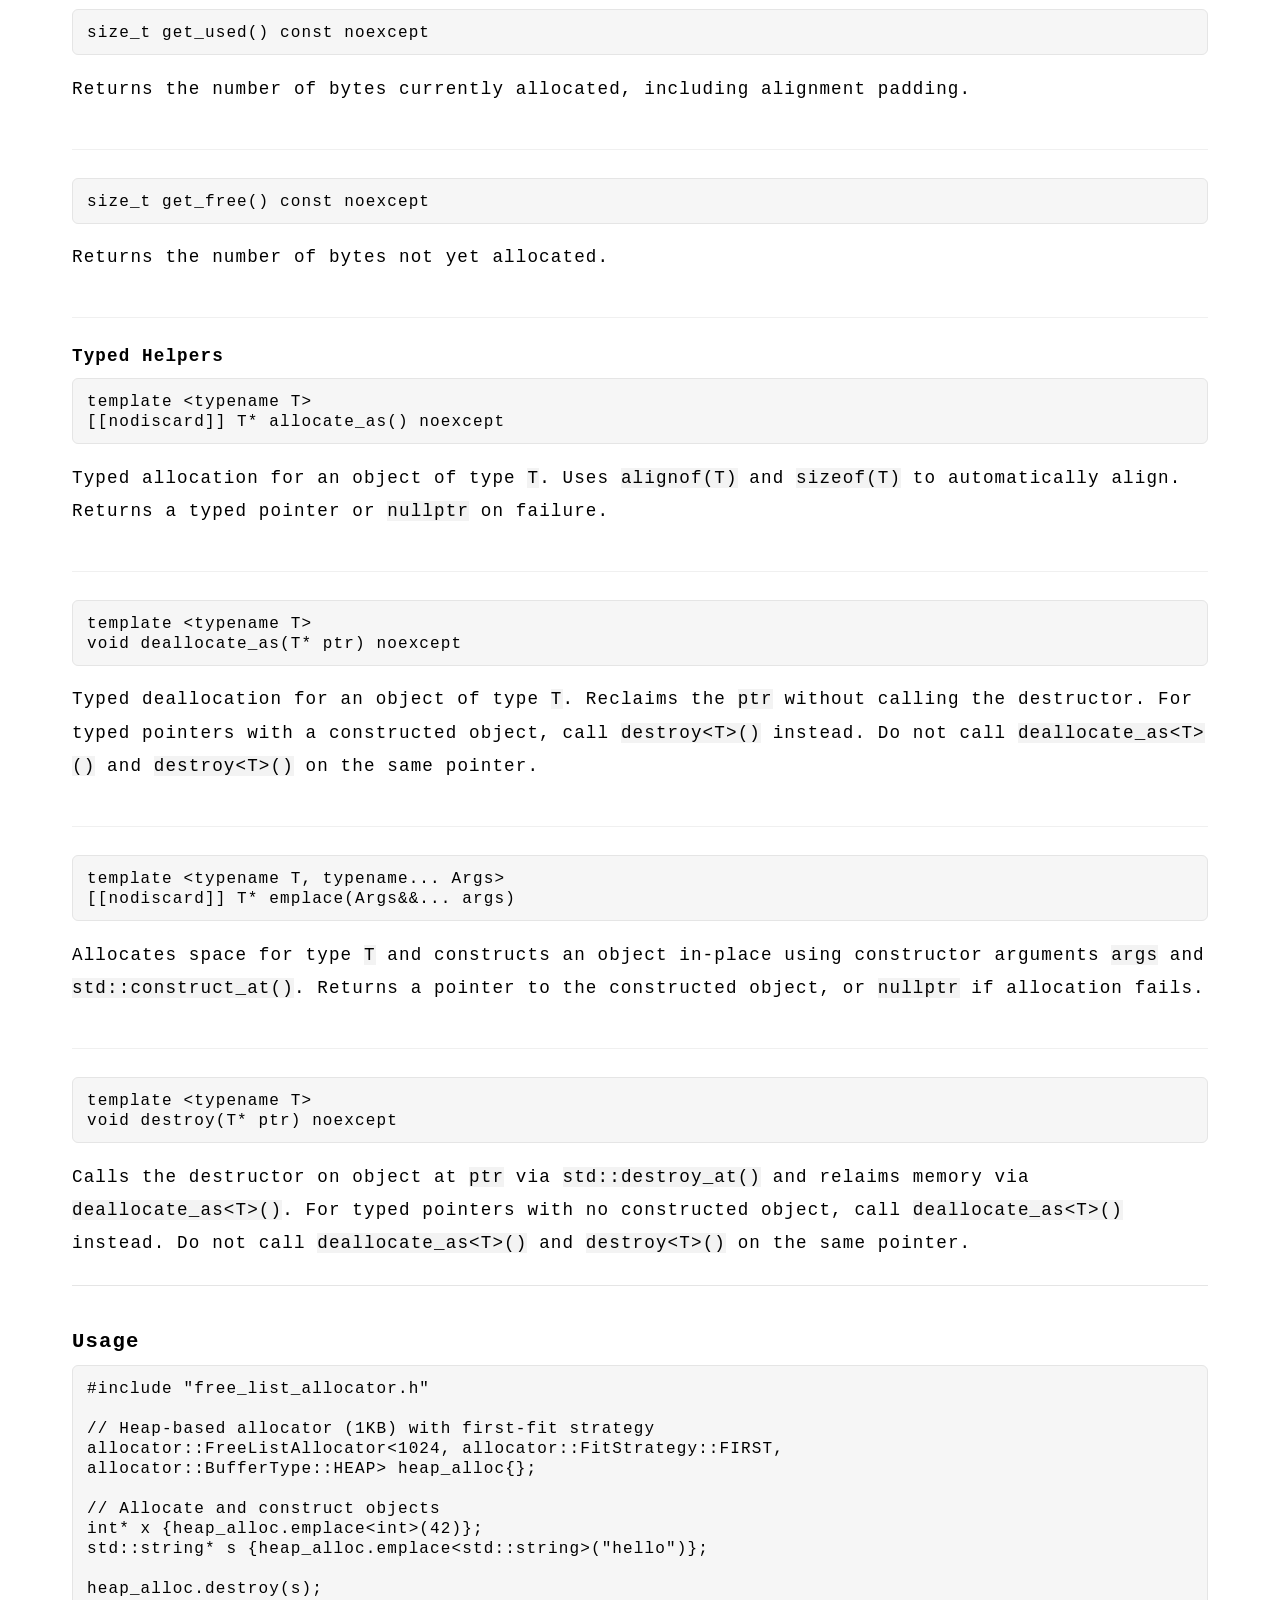
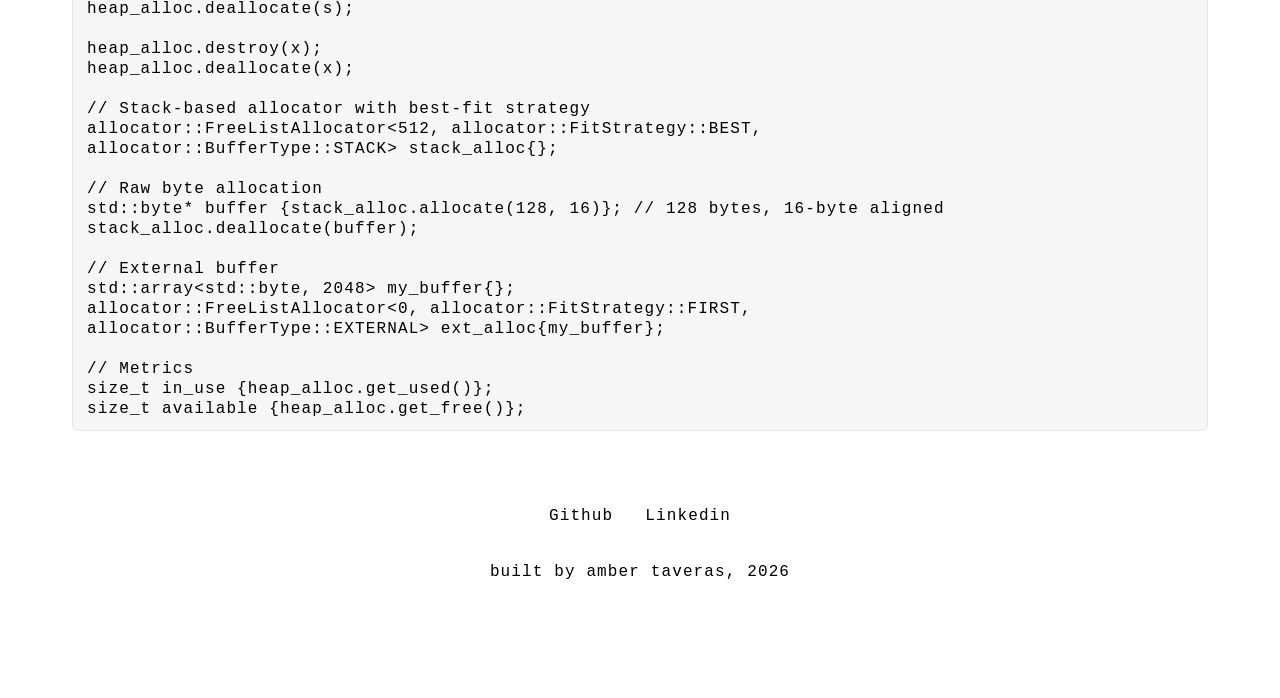
<file: docs/freelist.html>
<!doctype html>
<html lang="en">

<head>
    <meta charset="UTF-8" />
    <meta name="viewport" content="width=device-width, initial-scale=1.0" />
    <link rel="stylesheet" href="../styles.css" />
    <script src="../js/components.js" defer></script>
    <title>Memory Allocators | Free List Allocator</title>
</head>

<body>
    <site-nav></site-nav>
    <main>
        <header>
            <h2>Free List Allocator</h2>
            <p>
                An allocator that supports allocations and deallocations with
                automatic coalescing. Free list allocators excel in scenarios
                requiring variable-size allocations and deallocations.
            </p>
        </header>

        <section id="source">
            <h3>Source Code</h3>
            <ul class="docs-list">
                <li>
                    <a target="_blank"
                        href="https://github.com/ambertav/memory-allocators/blob/master/include/free_list_allocator.h">Header</a>
                </li>
                <li>
                    <a target="_blank"
                        href="https://github.com/ambertav/memory-allocators/blob/master/include/free_list_allocator.inl">Implementation</a>
                </li>
            </ul>
        </section>

        <section id="design">
            <h3>Design</h3>
            <p>
                The <code>FreeListAllocator</code> manages memory within a contiguous
                buffer through the maintenance of a linked list of free memory blocks.
                Each allocation searches for a free block, splits if necessary, then
                returns a pointer to the user. On deallocation, the memory is freed,
                and any free memory blocks are coalesced to reduce fragmentation.
            </p>
            <p>
                Alignment is handled by inserting padding between the free list block
                header and the user pointer. The padding value is stored in the
                <code>sizeof(size_t)</code> bytes immediately before the returned
                pointer. This allows <code>deallocate()</code> to recover the header
                efficiently.
            </p>

            <p>
                The free list allocator takes in a <code>FitStrategy</code> template
                parameter, in which the caller can specify for either a first-fit or
                best-fit allocation strategy. <code>FitStrategy::FIRST</code> selects
                the first free block large enough to satisify the allocation request,
                traversing from the head of the linked list, terminating early at the
                cost of potential fragmentation.
                <code>FitStrategy::BEST</code> traverses the entire list to select the
                smallest sufficient block, reducing fragmentation at the cost of O(n)
                allocation. When <code>FitStrategy</code> is not specified, the
                allocator defaults to <code>FitStrategy::FIRST</code>.
            </p>

            <p>
                The allocator allows for a <code>BufferType</code> template parameter,
                in which the caller can specify the type of memory (heap, stack, or
                external). <code>BufferType::STACK</code> uses a fixed-size array
                stored inline within the allocator object.
                <code>BufferType::EXTERNAL</code> signals a contract in which the
                allocator will allocate but not own or manage the memory's lifetime.
                The size of this external buffer must be known at compile time. When
                <code>BufferType</code> is not specified, the allocator defaults to
                <code>BufferType::HEAP</code>, dynamically allocating memory and
                managing the cleanup in its destructor. Hence, the copy, copy
                assignment, move, and move assignment operations are deleted per the
                rule of 5.
            </p>

            <p>
                The allocator accepts a <code>Tracking</code> template parameter to
                either enable or disable internal tracking of allocator state.
                <code>Tracking::ENABLED</code> records allocation metadata as
                allocation and deallocations occur. The user can then call
                <code>get_state()</code> to obtain a JSON-formatted
                <code>std::string</code> that details the allocator's current live
                allocations and free space. <code>Tracking::ENABLED</code> is critical
                for enabling visualizer functionality.
                <code>Tracking::DISABLED</code> removes this bookkeeping entirely, and
                thus does not accrue any overhead beyond core allocator logic. Calling
                <code>get_state()</code> on a
                <code>Tracking::DISABLED</code> allocator is a compile error. When
                <code>Tracking</code> is not specified, the allocator defaults to
                <code>Tracking::DISABLED</code>.
            </p>
        </section>

        <section id="limitations">
            <h3>Limitations</h3>
            <p>
                Each allocation carries a minimum <code>sizeof(size_t)</code> bytes
                for alignment bookkeeping.
            </p>
        </section>

        <section id="api">
            <h3>API Reference</h3>
            <h4>Constructor</h4>
            <div class="method">
                <pre><code>template &lt;size_t S, FitStrategy F, BufferType B, Tracking Tr&gt;
FreeListAllocator()</code></pre>
                <p>
                    Creates a free list allocator with capacity <code>S</code> bytes.
                    Behavior depends on <code>BufferType</code>:
                </p>
                <ul>
                    <li>
                        <code>BufferType::HEAP</code> : allocates <code>S</code> bytes on
                        the heap
                    </li>
                    <li>
                        <code>BufferType::STACK</code> : uses a stack-allocated buffer of
                        <code>S</code> bytes
                    </li>
                    <li>
                        <code>BufferType::EXTERNAL</code> : requires explicit buffer via
                        <code>FreeListAllocator(std::array&lt;std::byte, S&gt;&amp;)</code>
                    </li>
                </ul>
            </div>

            <h4>Static Members</h4>
            <div class="method">
                <p>
                    The template parameters are re-exposed as <code>static constexpr</code> members, accessible at compile time
                </p>
                <ul>
                    <li>
                        <code>FreeListAllocator::size</code> : total capacity in bytes
                    </li>
                    <li>
                        <code>FreeListAllocator::fit_strategy</code> : <code>FIRST</code> or <code>BEST</code>
                    </li>
                    <li>
                        <code>FreeListAllocator::buffer_type</code> : <code>HEAP</code>, <code>STACK</code>, or <code>EXTERNAL</code>
                    </li>
                    <li>
                        <code>FreeListAllocator::tracking_mode</code> : <code>ENABLED</code> or <code>DISABLED</code>
                    </li>
                </ul>
            </div>

            <h4>Memory Management</h4>
            <div class="method">
                <pre><code>[[nodiscard]] std::byte* allocate(size_t size, size_t alignment) noexcept</code></pre>
                <p>
                    Allocates <code>size</code> bytes aligned to <code>alignment</code>.
                    Searches the free list using the configured
                    <code>FitStrategy</code>, and splits the found block if applicable.
                    Returns a pointer to allocated memory, or <code>nullptr</code>
                    on failure (insuffcient space or invalid alignment).
                </p>
            </div>
            <div class="method">
                <pre><code>void deallocate(std::byte* ptr) noexcept</code></pre>
                <p>
                    Reclaims the allocation at <code>ptr</code> to the free list without
                    calling a destructor. Automatically coalesces with adjacent free
                    blocks to reduce fragmentation. The <code>ptr</code> must have been
                    returned by <code>allocate()</code>. Passing
                    <code>nullptr</code> returns immediately, with no operation.
                </p>
            </div>
            <div class="method">
                <pre><code>void reset() noexcept</code></pre>
                <p>
                    Resets the allocator, reclaiming all allocated memory for reuse.
                    Invalidates all previously allocated pointers without calling
                    destructors. For non-trivial types, consider calling
                    <code>destroy&lt;T&gt;()</code> before resetting.
                </p>
            </div>

            <h4>Metrics</h4>
            <div class="method">
                <pre><code>size_t get_used() const noexcept</code></pre>
                <p>
                    Returns the number of bytes currently allocated, including alignment
                    padding.
                </p>
            </div>
            <div class="method">
                <pre><code>size_t get_free() const noexcept</code></pre>
                <p>Returns the number of bytes not yet allocated.</p>
            </div>

            <h4>Typed Helpers</h4>
            <div class="method">
                <pre><code>template &lt;typename T&gt;
[[nodiscard]] T* allocate_as() noexcept</code></pre>
                <p>
                    Typed allocation for an object of type
                    <code>T</code>. Uses <code>alignof(T)</code> and
                    <code>sizeof(T)</code> to automatically align. Returns a typed
                    pointer or <code>nullptr</code> on failure.
                </p>
            </div>
            <div class="method">
                <pre><code>template &lt;typename T&gt;
void deallocate_as(T* ptr) noexcept</code></pre>
                <p>
                    Typed deallocation for an object of type <code>T</code>.
                    Reclaims the <code>ptr</code> without calling the
                    destructor. For typed pointers with a constructed object,
                    call <code>destroy&lt;T&gt;()</code> instead. Do not call
                    <code>deallocate_as&lt;T&gt;()</code> and <code>destroy&lt;T&gt;()</code> on the
                    same pointer.
                </p>
            </div>
            <div class="method">
                <pre><code>template &lt;typename T, typename... Args&gt;
[[nodiscard]] T* emplace(Args&amp;&amp;... args)</code></pre>
                <p>
                    Allocates space for type <code>T</code> and constructs an object
                    in-place using constructor arguments <code>args</code> and
                    <code>std::construct_at()</code>. Returns a pointer to the
                    constructed object, or <code>nullptr</code> if allocation fails.
                </p>
            </div>
            <div class="method">
                <pre><code>template &lt;typename T&gt;
void destroy(T* ptr) noexcept</code></pre>
                <p>
                    Calls the destructor on object at <code>ptr</code> via
                    <code>std::destroy_at()</code> and relaims memory via
                    <code>deallocate_as&lt;T&gt;()</code>. For typed pointers with no constructed
                    object, call <code>deallocate_as&lt;T&gt;()</code> instead. Do not call
                    <code>deallocate_as&lt;T&gt;()</code> and <code>destroy&lt;T&gt;()</code> on the
                    same pointer.
                </p>
            </div>
        </section>

        <section id="usage">
            <h3>Usage</h3>
<pre><code>#include "free_list_allocator.h"

// Heap-based allocator (1KB) with first-fit strategy
allocator::FreeListAllocator&lt;1024, allocator::FitStrategy::FIRST,
allocator::BufferType::HEAP&gt; heap_alloc{};

// Allocate and construct objects
int* x {heap_alloc.emplace&lt;int&gt;(42)};
std::string* s {heap_alloc.emplace&lt;std::string&gt;("hello")};

heap_alloc.destroy(s);
heap_alloc.deallocate(s);

heap_alloc.destroy(x);
heap_alloc.deallocate(x);

// Stack-based allocator with best-fit strategy
allocator::FreeListAllocator&lt;512, allocator::FitStrategy::BEST,
allocator::BufferType::STACK&gt; stack_alloc{};

// Raw byte allocation
std::byte* buffer {stack_alloc.allocate(128, 16)}; // 128 bytes, 16-byte aligned
stack_alloc.deallocate(buffer);

// External buffer
std::array&lt;std::byte, 2048&gt; my_buffer{};
allocator::FreeListAllocator&lt;0, allocator::FitStrategy::FIRST,
allocator::BufferType::EXTERNAL&gt; ext_alloc{my_buffer};

// Metrics
size_t in_use {heap_alloc.get_used()};
size_t available {heap_alloc.get_free()};</code></pre>
        </section>
    </main>
    <site-footer></site-footer>
</body>

</html>
</file>
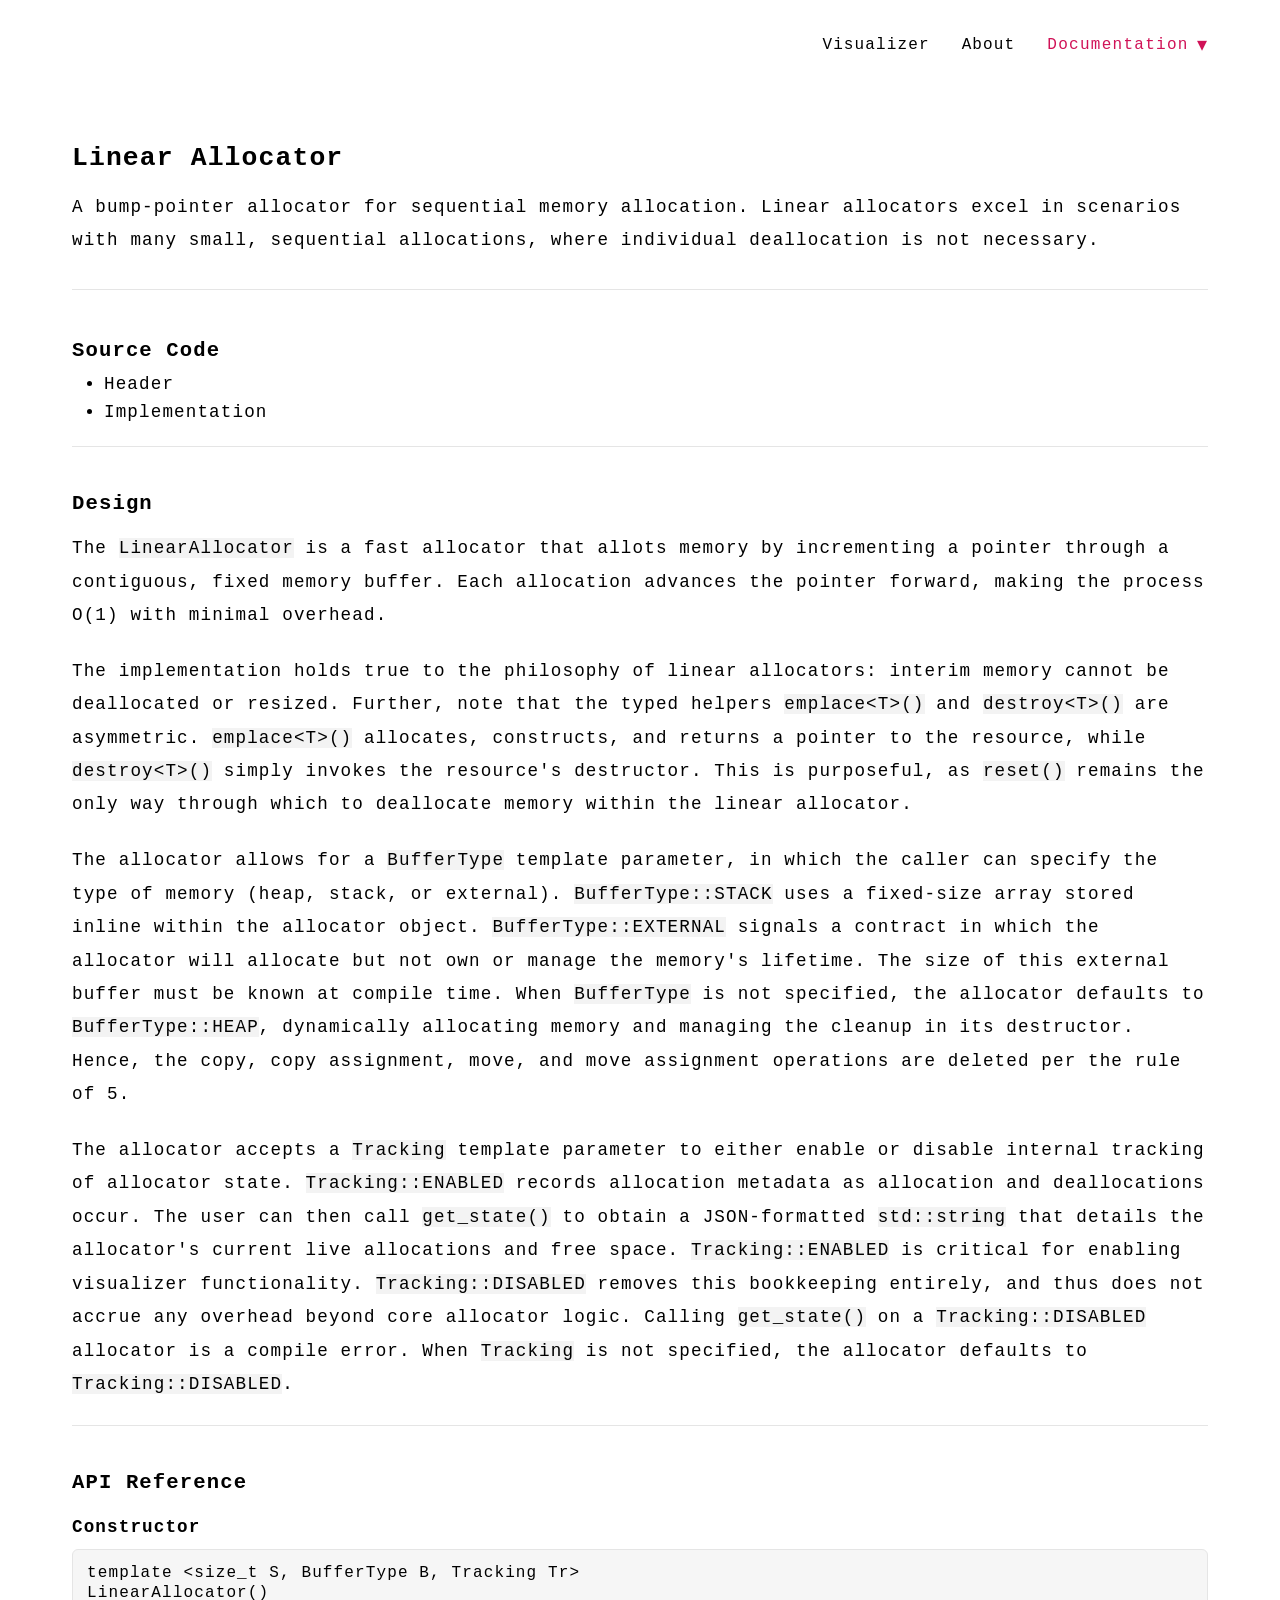
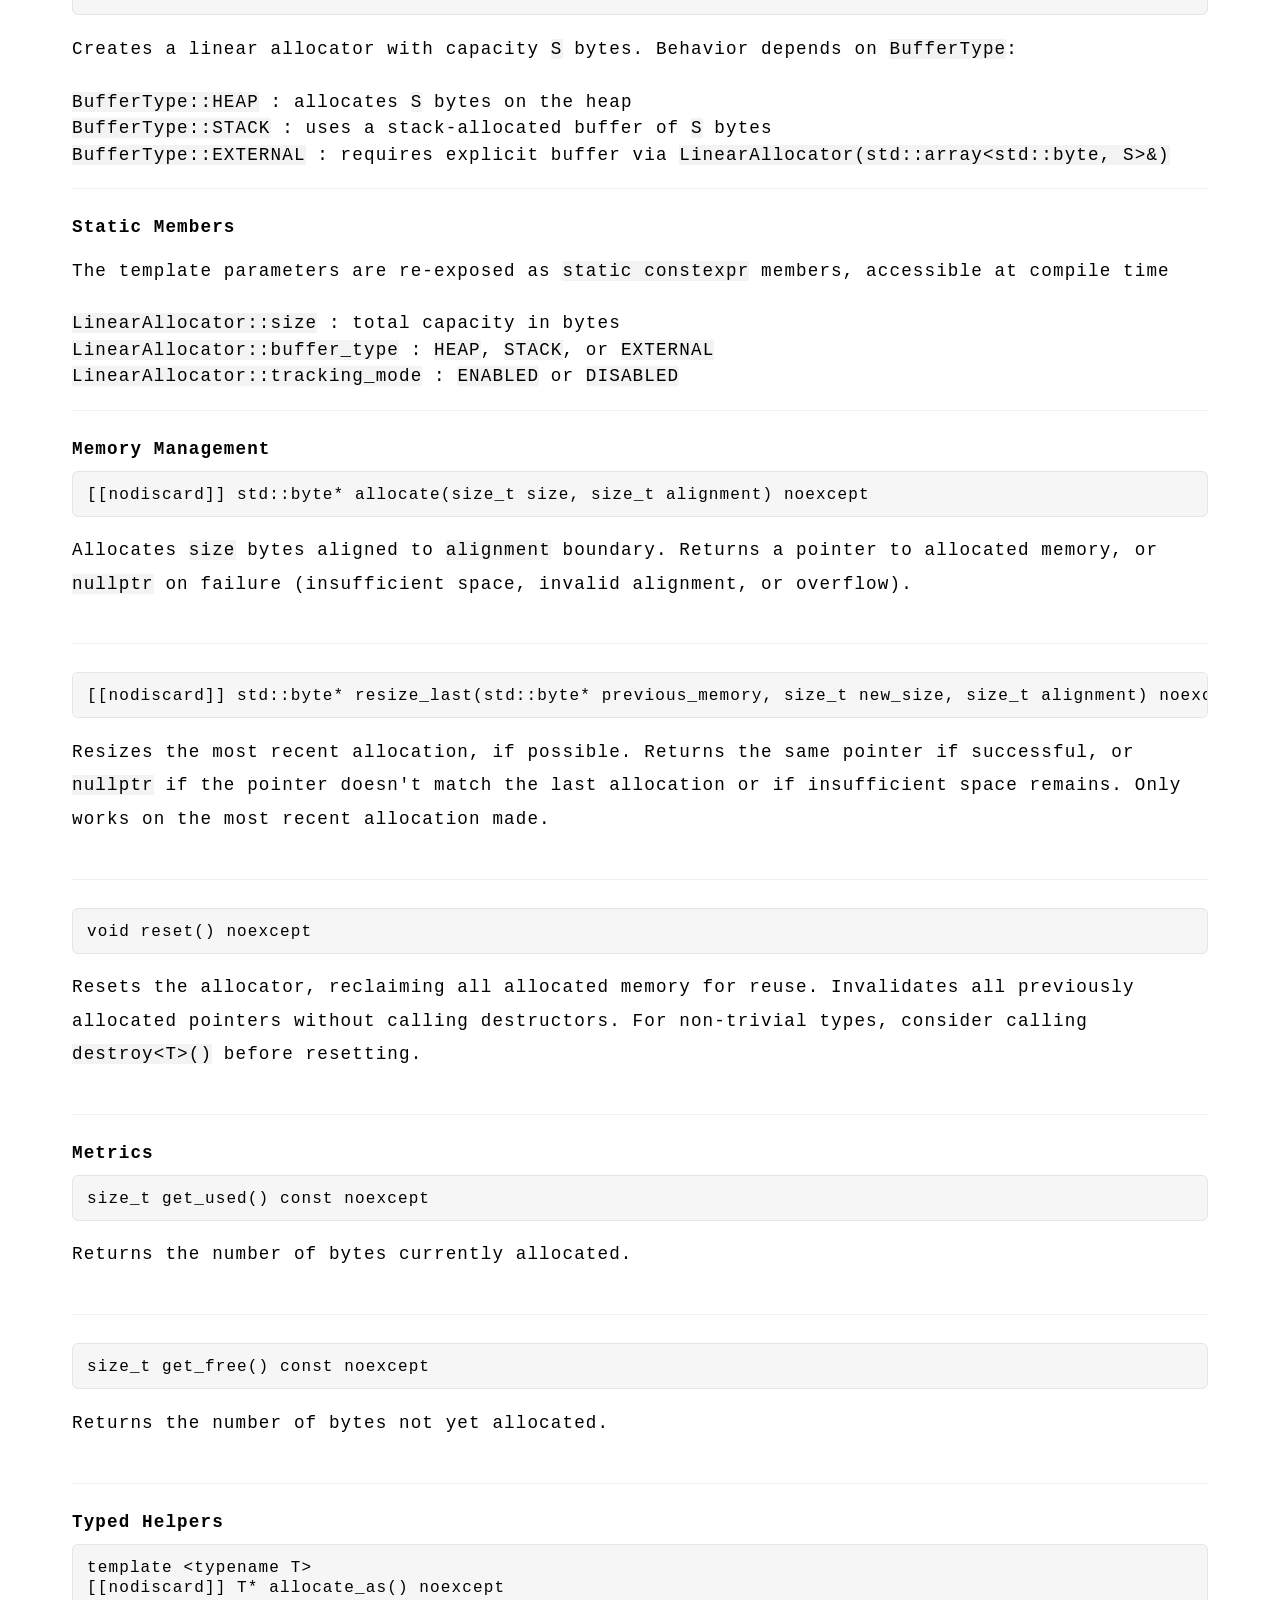
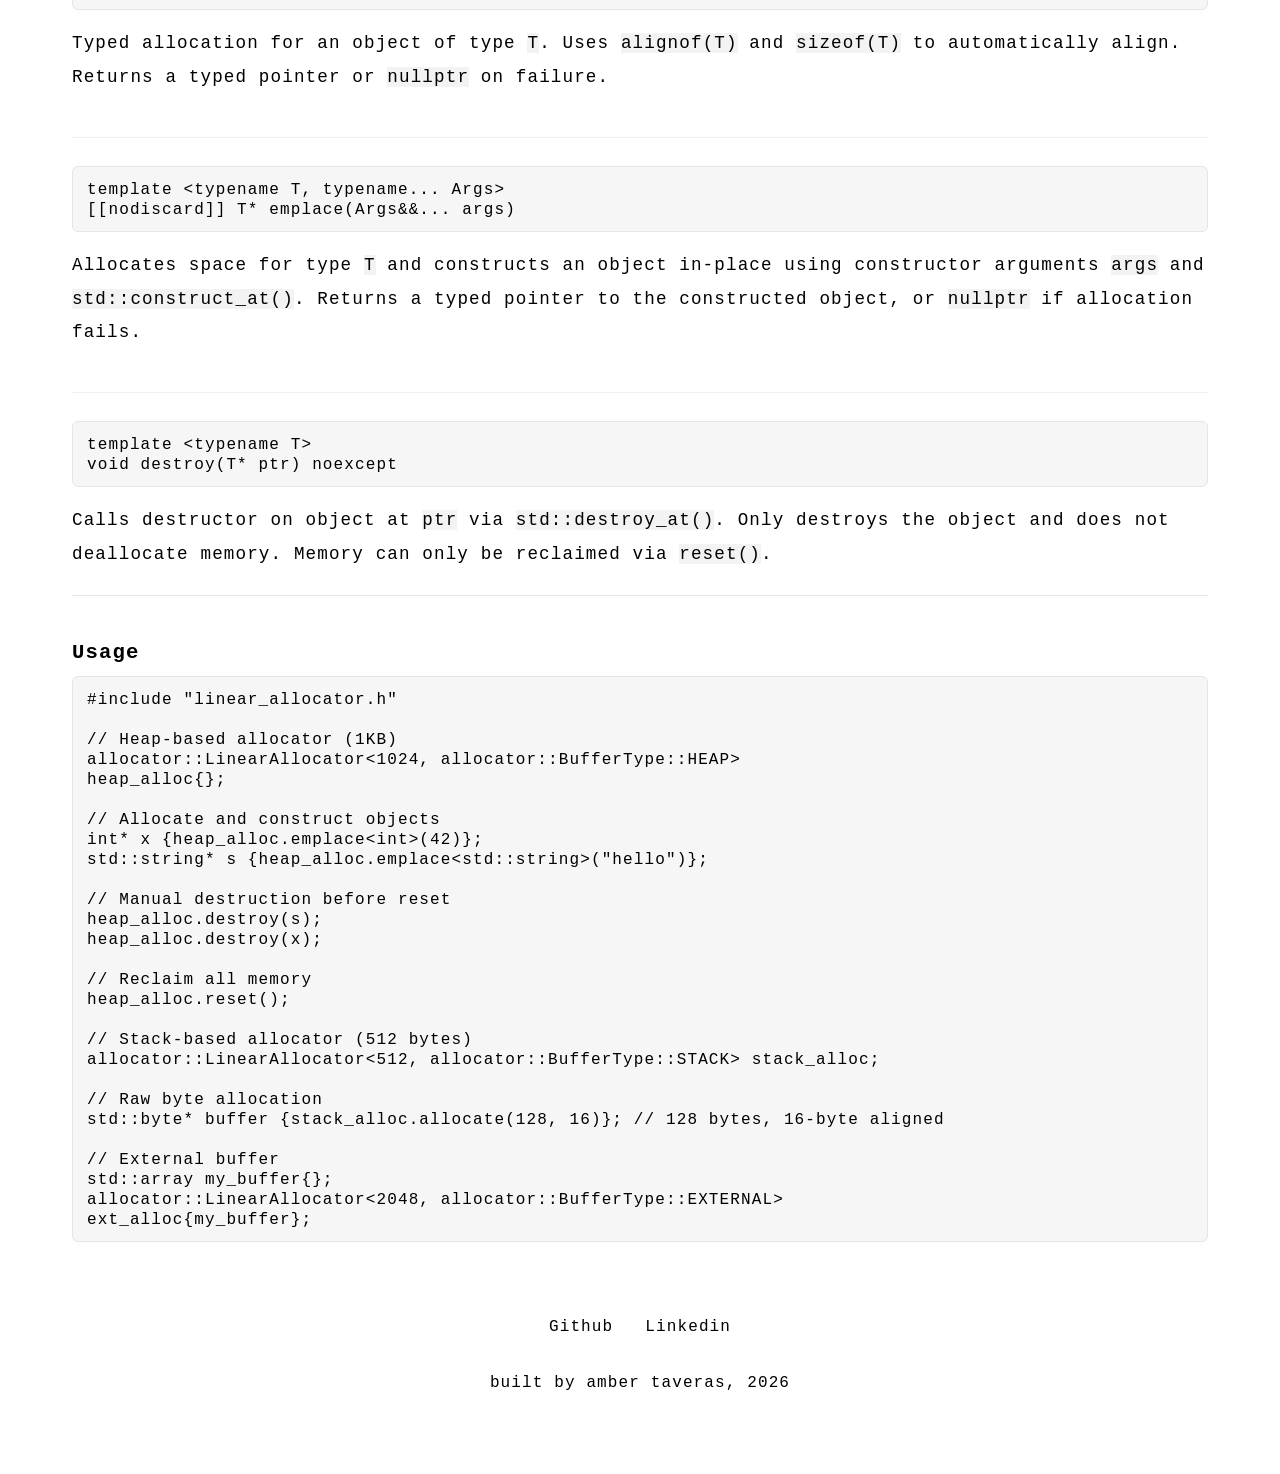
<file: docs/linear.html>
<!doctype html>
<html lang="en">

<head>
    <meta charset="UTF-8" />
    <meta name="viewport" content="width=device-width, initial-scale=1.0" />
    <link rel="stylesheet" href="../styles.css" />
    <script src="../js/components.js" defer></script>
    <title>Memory Allocators | Linear Allocator</title>
</head>

<body>
    <site-nav></site-nav>
    <main>
        <header>
            <h2>Linear Allocator</h2>
            <p>
                A bump-pointer allocator for sequential memory allocation. Linear
                allocators excel in scenarios with many small, sequential allocations,
                where individual deallocation is not necessary.
            </p>
        </header>

        <section id="source">
            <h3>Source Code</h3>
            <ul class="docs-list">
                <li>
                    <a target="_blank"
                        href="https://github.com/ambertav/memory-allocators/blob/master/include/linear_allocator.h">Header</a>
                </li>
                <li>
                    <a target="_blank"
                        href="https://github.com/ambertav/memory-allocators/blob/master/include/linear_allocator.inl">Implementation</a>
                </li>
            </ul>
        </section>

        <section id="design">
            <h3>Design</h3>
            <p>
                The <code>LinearAllocator</code> is a fast allocator that allots
                memory by incrementing a pointer through a contiguous, fixed memory
                buffer. Each allocation advances the pointer forward, making the
                process O(1) with minimal overhead.
            </p>
            <p>
                The implementation holds true to the philosophy of linear allocators:
                interim memory cannot be deallocated or resized. Further, note that
                the typed helpers <code>emplace&lt;T&gt;()</code> and
                <code>destroy&lt;T&gt;()</code> are asymmetric.
                <code>emplace&lt;T&gt;()</code> allocates, constructs, and returns a
                pointer to the resource, while <code>destroy&lt;T&gt;()</code> simply
                invokes the resource's destructor. This is purposeful, as
                <code>reset()</code> remains the only way through which to deallocate
                memory within the linear allocator.
            </p>
            <p>
                The allocator allows for a <code>BufferType</code> template parameter,
                in which the caller can specify the type of memory (heap, stack, or
                external). <code>BufferType::STACK</code> uses a fixed-size array
                stored inline within the allocator object.
                <code>BufferType::EXTERNAL</code> signals a contract in which the
                allocator will allocate but not own or manage the memory's lifetime.
                The size of this external buffer must be known at compile time. When
                <code>BufferType</code> is not specified, the allocator defaults to
                <code>BufferType::HEAP</code>, dynamically allocating memory and
                managing the cleanup in its destructor. Hence, the copy, copy
                assignment, move, and move assignment operations are deleted per the
                rule of 5.
            </p>

            <p>
                The allocator accepts a <code>Tracking</code> template parameter to
                either enable or disable internal tracking of allocator state.
                <code>Tracking::ENABLED</code> records allocation metadata as
                allocation and deallocations occur. The user can then call
                <code>get_state()</code> to obtain a JSON-formatted
                <code>std::string</code> that details the allocator's current live
                allocations and free space. <code>Tracking::ENABLED</code> is critical
                for enabling visualizer functionality.
                <code>Tracking::DISABLED</code> removes this bookkeeping entirely, and
                thus does not accrue any overhead beyond core allocator logic. Calling
                <code>get_state()</code> on a
                <code>Tracking::DISABLED</code> allocator is a compile error. When
                <code>Tracking</code> is not specified, the allocator defaults to
                <code>Tracking::DISABLED</code>.
            </p>
        </section>

        <section id="api">
            <h3>API Reference</h3>
            <h4>Constructor</h4>
            <div class="method">
                <pre><code>template &lt;size_t S, BufferType B, Tracking Tr&gt;
LinearAllocator()</code></pre>
                <p>
                    Creates a linear allocator with capacity <code>S</code> bytes.
                    Behavior depends on <code>BufferType</code>:
                </p>
                <ul>
                    <li>
                        <code>BufferType::HEAP</code> : allocates <code>S</code> bytes on
                        the heap
                    </li>
                    <li>
                        <code>BufferType::STACK</code> : uses a stack-allocated buffer of
                        <code>S</code> bytes
                    </li>
                    <li>
                        <code>BufferType::EXTERNAL</code> : requires explicit buffer via
                        <code>LinearAllocator(std::array&lt;std::byte, S&gt;&amp;)</code>
                    </li>
                </ul>
            </div>

            <h4>Static Members</h4>
            <div class="method">
                <p>
                    The template parameters are re-exposed as <code>static constexpr</code> members, accessible at compile time
                </p>
                <ul>
                    <li>
                        <code>LinearAllocator::size</code> : total capacity in bytes
                    </li>
                    <li>
                        <code>LinearAllocator::buffer_type</code> : <code>HEAP</code>, <code>STACK</code>, or <code>EXTERNAL</code>
                    </li>
                    <li>
                        <code>LinearAllocator::tracking_mode</code> : <code>ENABLED</code> or <code>DISABLED</code>
                    </li>
                </ul>
            </div>

            <h4>Memory Management</h4>
            <div class="method">
                <pre><code>[[nodiscard]] std::byte* allocate(size_t size, size_t alignment) noexcept</code></pre>
                <p>
                    Allocates <code>size</code> bytes aligned to
                    <code>alignment</code> boundary. Returns a pointer to allocated
                    memory, or <code>nullptr</code> on failure (insufficient space,
                    invalid alignment, or overflow).
                </p>
            </div>
            <div class="method">
                <pre><code>[[nodiscard]] std::byte* resize_last(std::byte* previous_memory, size_t new_size, size_t alignment) noexcept</code></pre>
                <p>
                    Resizes the most recent allocation, if possible. Returns the same
                    pointer if successful, or <code>nullptr</code> if the pointer
                    doesn't match the last allocation or if insufficient space remains.
                    Only works on the most recent allocation made.
                </p>
            </div>
            <div class="method">
                <pre><code>void reset() noexcept</code></pre>
                <p>
                    Resets the allocator, reclaiming all allocated memory for reuse.
                    Invalidates all previously allocated pointers without calling
                    destructors. For non-trivial types, consider calling
                    <code>destroy&lt;T&gt;()</code> before resetting.
                </p>
            </div>

            <h4>Metrics</h4>
            <div class="method">
                <pre><code>size_t get_used() const noexcept</code></pre>
                <p>Returns the number of bytes currently allocated.</p>
            </div>
            <div class="method">
                <pre><code>size_t get_free() const noexcept</code></pre>
                <p>Returns the number of bytes not yet allocated.</p>
            </div>

            <h4>Typed Helpers</h4>
            <div class="method">
                <pre><code>template &lt;typename T&gt;
[[nodiscard]] T* allocate_as() noexcept</code></pre>
                <p>
                    Typed allocation for an object of type
                    <code>T</code>. Uses <code>alignof(T)</code> and
                    <code>sizeof(T)</code> to automatically align. Returns a typed
                    pointer or <code>nullptr</code> on failure.
                </p>
            </div>
            <div class="method">
                <pre><code>template &lt;typename T, typename... Args&gt;
[[nodiscard]] T* emplace(Args&amp;&amp;... args)</code></pre>
                <p>
                    Allocates space for type <code>T</code> and constructs an object
                    in-place using constructor arguments <code>args</code> and
                    <code>std::construct_at()</code>. Returns a typed pointer to the
                    constructed object, or <code>nullptr</code> if allocation fails.
                </p>
            </div>
            <div class="method">
                <pre><code>template &lt;typename T&gt;
void destroy(T* ptr) noexcept</code></pre>
                <p>
                    Calls destructor on object at <code>ptr</code> via
                    <code>std::destroy_at()</code>. Only destroys the object and does
                    not deallocate memory. Memory can only be reclaimed via
                    <code>reset()</code>.
                </p>
            </div>
        </section>

        <section id="usage">
            <h3>Usage</h3>
<pre><code>#include "linear_allocator.h"

// Heap-based allocator (1KB)
allocator::LinearAllocator&lt;1024, allocator::BufferType::HEAP&gt;
heap_alloc{};

// Allocate and construct objects
int* x {heap_alloc.emplace&lt;int&gt;(42)};
std::string* s {heap_alloc.emplace&lt;std::string&gt;("hello")};

// Manual destruction before reset
heap_alloc.destroy(s);
heap_alloc.destroy(x);

// Reclaim all memory
heap_alloc.reset();

// Stack-based allocator (512 bytes)
allocator::LinearAllocator&lt;512, allocator::BufferType::STACK&gt; stack_alloc;

// Raw byte allocation
std::byte* buffer {stack_alloc.allocate(128, 16)}; // 128 bytes, 16-byte aligned

// External buffer
std::array my_buffer{};
allocator::LinearAllocator&lt;2048, allocator::BufferType::EXTERNAL&gt;
ext_alloc{my_buffer};</code></pre>
        </section>
    </main>
    <site-footer></site-footer>
</body>

</html>
</file>
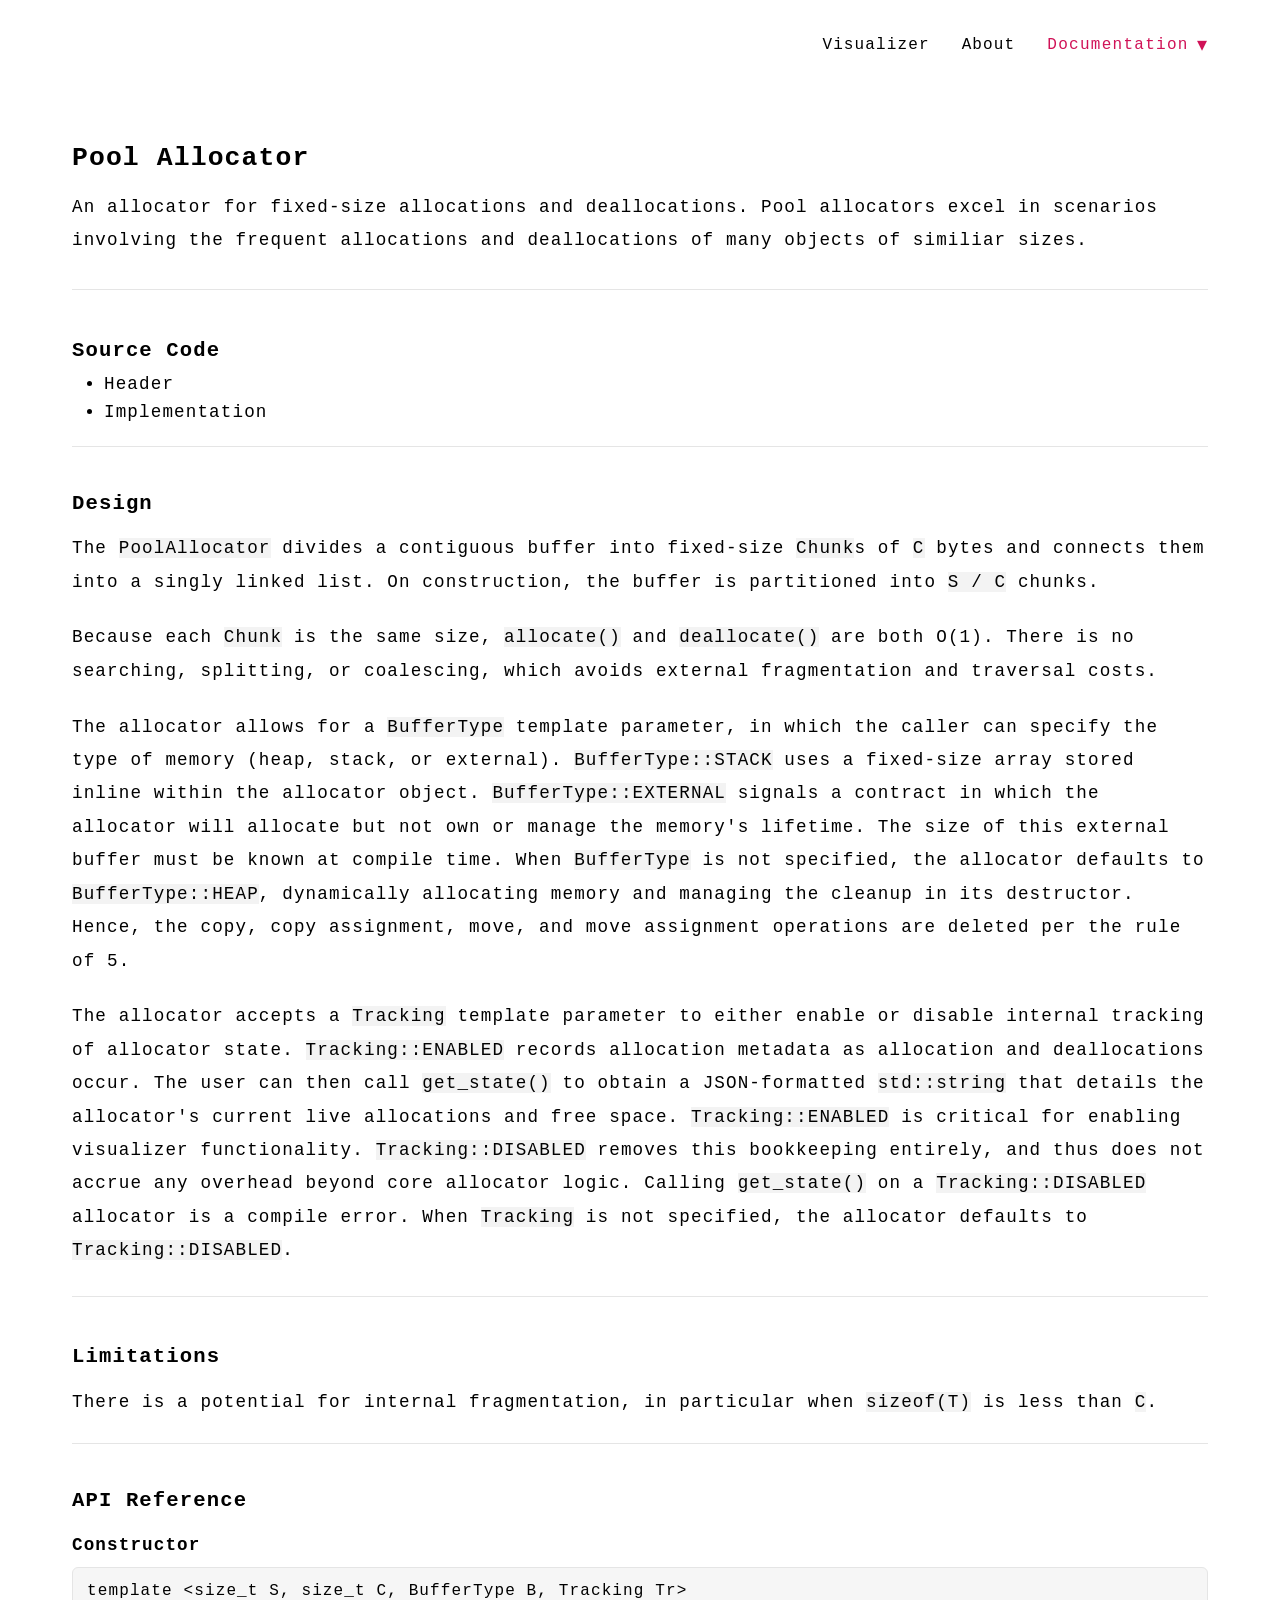
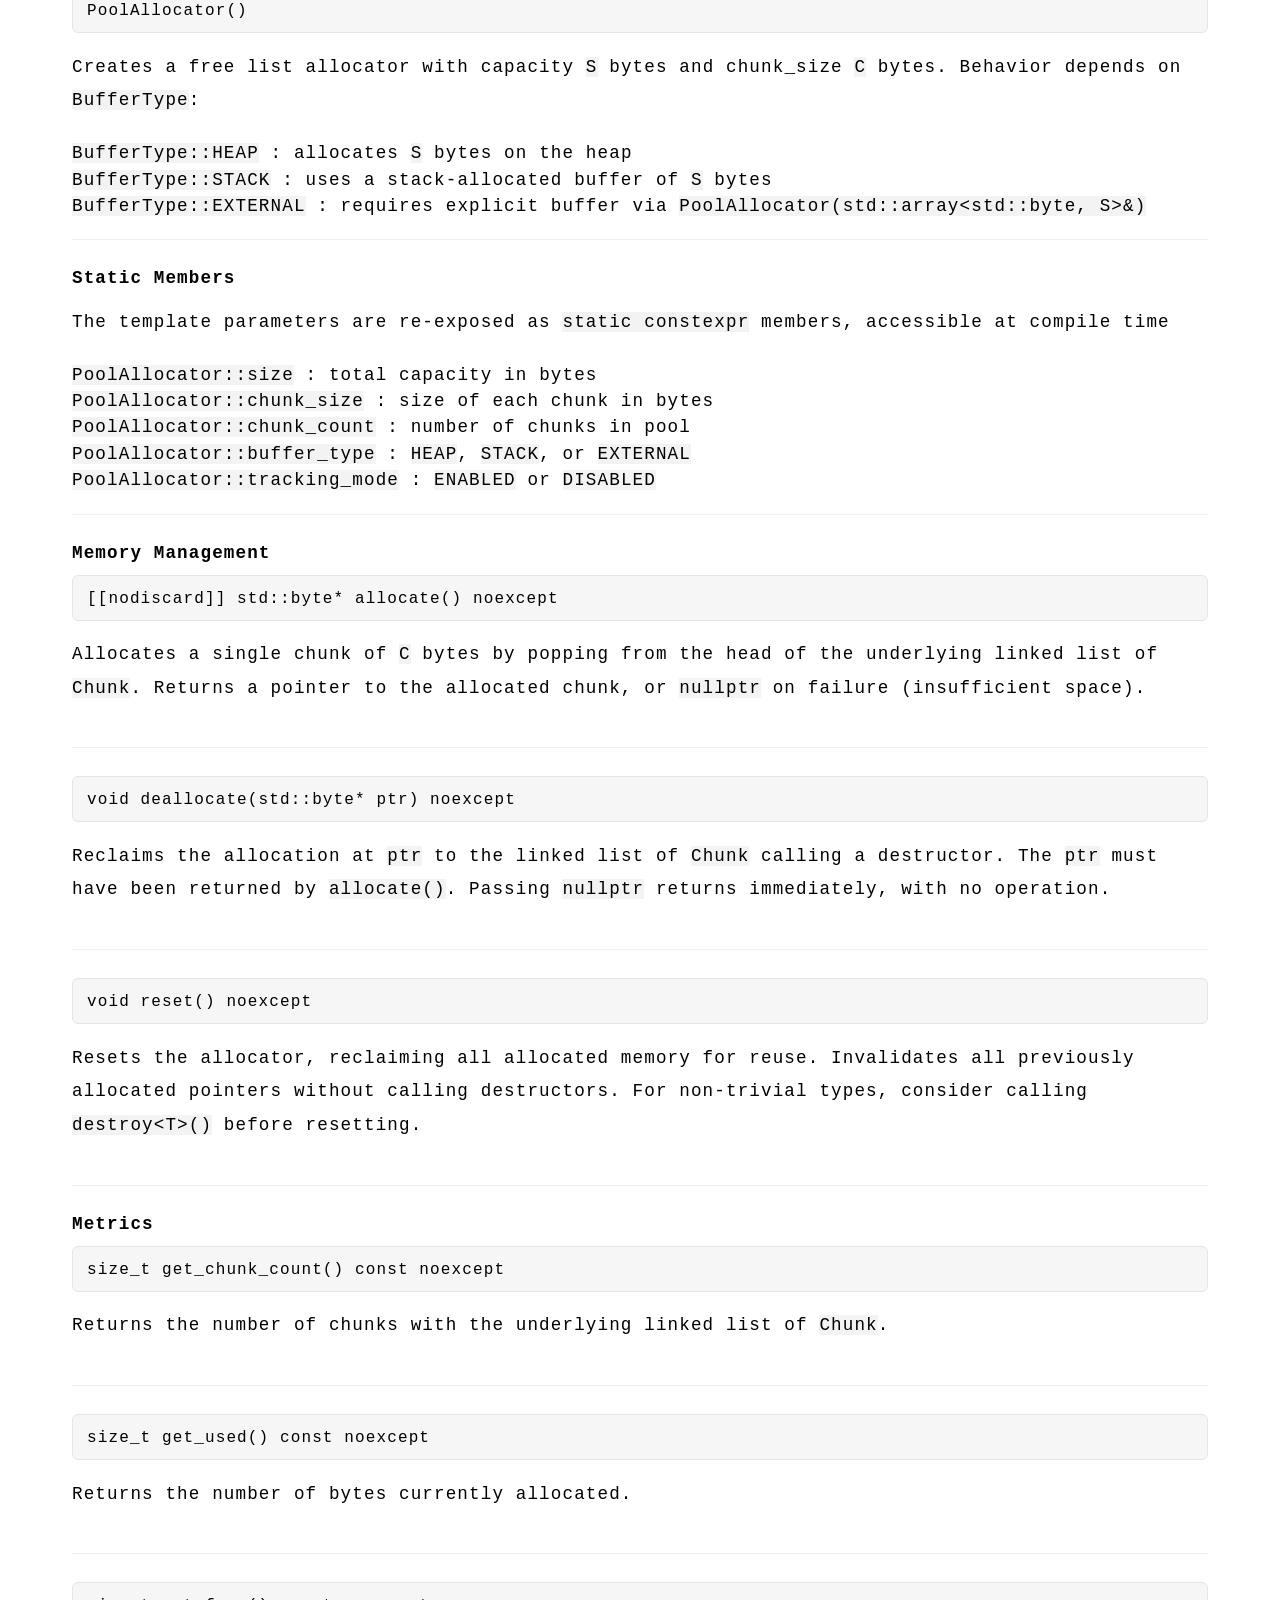
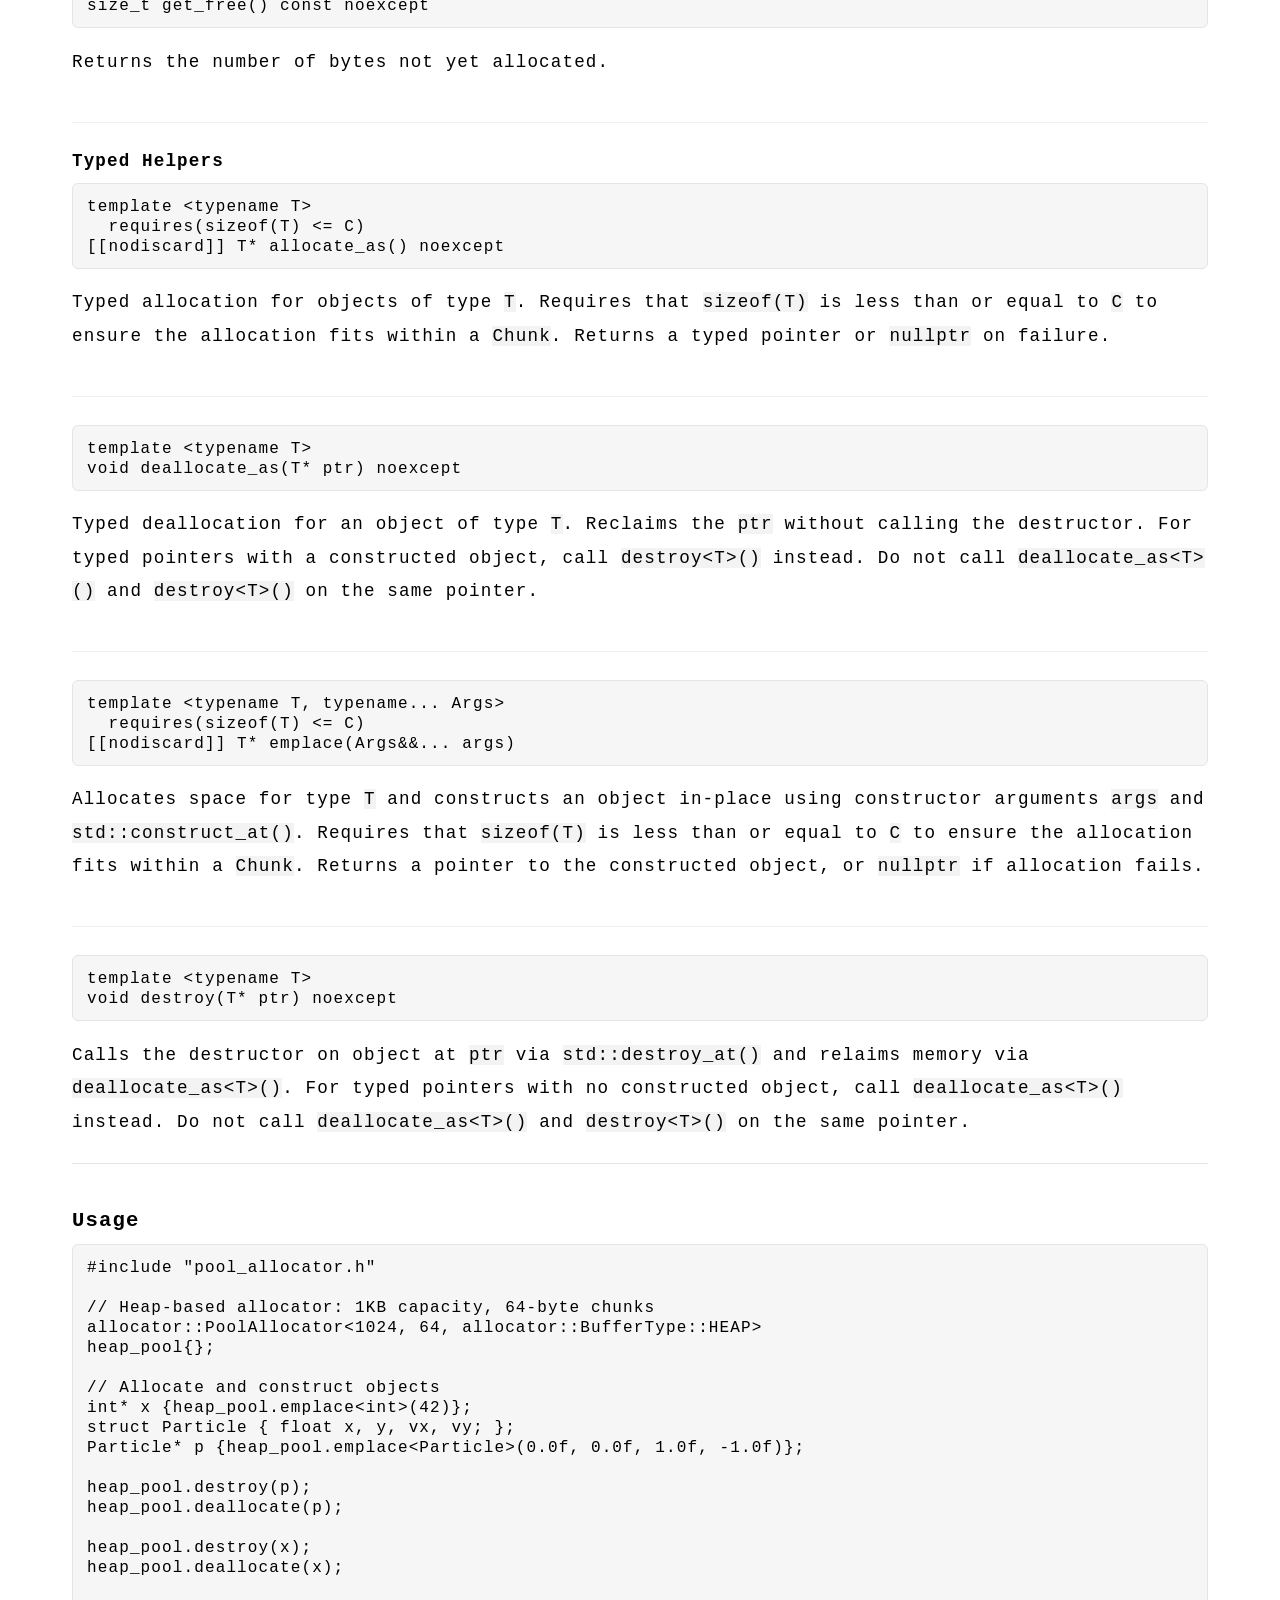
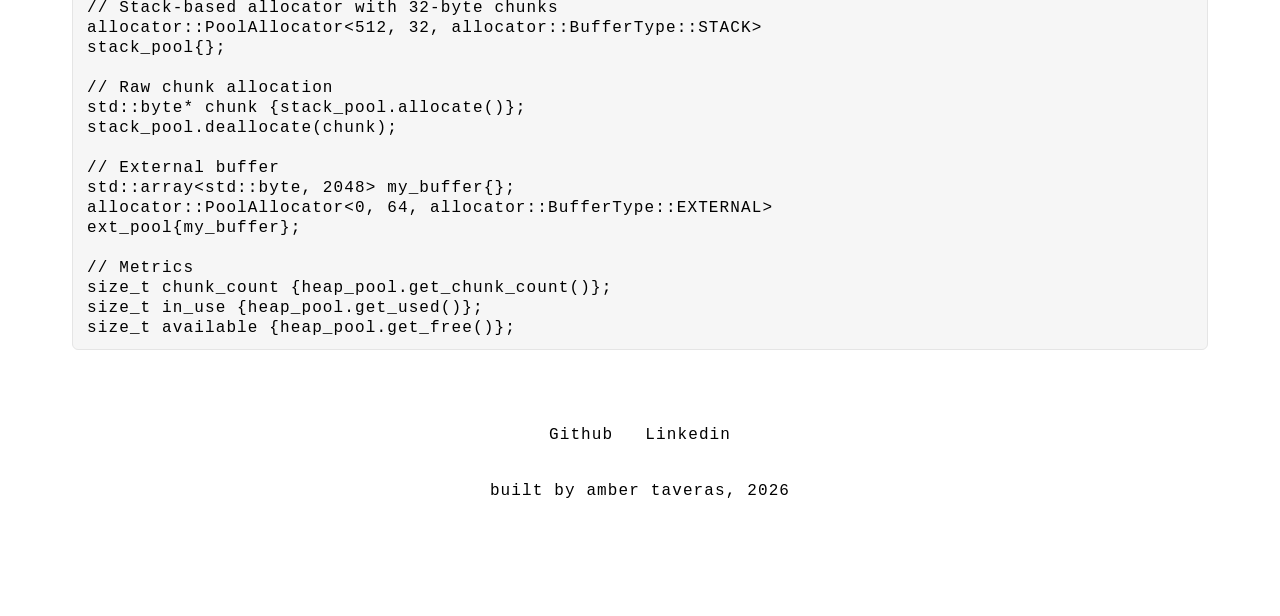
<file: docs/pool.html>
<!doctype html>
<html lang="en">

<head>
    <meta charset="UTF-8" />
    <meta name="viewport" content="width=device-width, initial-scale=1.0" />
    <link rel="stylesheet" href="../styles.css" />
    <script src="../js/components.js" defer></script>
    <title>Memory Allocators | Pool Allocator</title>
</head>

<body>
    <site-nav></site-nav>
    <main>
        <header>
            <h2>Pool Allocator</h2>
            <p>
                An allocator for fixed-size allocations and deallocations. Pool
                allocators excel in scenarios involving the frequent allocations and
                deallocations of many objects of similiar sizes.
            </p>
        </header>

        <section id="source">
            <h3>Source Code</h3>
            <ul class="docs-list">
                <li>
                    <a target="_blank"
                        href="https://github.com/ambertav/memory-allocators/blob/master/include/pool_allocator.h">Header</a>
                </li>
                <li>
                    <a target="_blank"
                        href="https://github.com/ambertav/memory-allocators/blob/master/include/pool_allocator.inl">Implementation</a>
                </li>
            </ul>
        </section>

        <section id="design">
            <h3>Design</h3>

            <p>
                The <code>PoolAllocator</code> divides a contiguous buffer into
                fixed-size <code>Chunk</code>s of <code>C</code> bytes and connects
                them into a singly linked list. On construction, the buffer is
                partitioned into <code>S / C</code> chunks.
            </p>

            <p>
                Because each <code>Chunk</code> is the same size,
                <code>allocate()</code> and <code>deallocate()</code> are both O(1).
                There is no searching, splitting, or coalescing, which avoids external
                fragmentation and traversal costs.
            </p>

            <p>
                The allocator allows for a <code>BufferType</code> template parameter,
                in which the caller can specify the type of memory (heap, stack, or
                external). <code>BufferType::STACK</code> uses a fixed-size array
                stored inline within the allocator object.
                <code>BufferType::EXTERNAL</code> signals a contract in which the
                allocator will allocate but not own or manage the memory's lifetime.
                The size of this external buffer must be known at compile time. When
                <code>BufferType</code> is not specified, the allocator defaults to
                <code>BufferType::HEAP</code>, dynamically allocating memory and
                managing the cleanup in its destructor. Hence, the copy, copy
                assignment, move, and move assignment operations are deleted per the
                rule of 5.
            </p>

            <p>
                The allocator accepts a <code>Tracking</code> template parameter to
                either enable or disable internal tracking of allocator state.
                <code>Tracking::ENABLED</code> records allocation metadata as
                allocation and deallocations occur. The user can then call
                <code>get_state()</code> to obtain a JSON-formatted
                <code>std::string</code> that details the allocator's current live
                allocations and free space. <code>Tracking::ENABLED</code> is critical
                for enabling visualizer functionality.
                <code>Tracking::DISABLED</code> removes this bookkeeping entirely, and
                thus does not accrue any overhead beyond core allocator logic. Calling
                <code>get_state()</code> on a
                <code>Tracking::DISABLED</code> allocator is a compile error. When
                <code>Tracking</code> is not specified, the allocator defaults to
                <code>Tracking::DISABLED</code>.
            </p>
        </section>

        <section id="limitations">
            <h3>Limitations</h3>
            <p>
                There is a potential for internal fragmentation, in particular when
                <code>sizeof(T)</code> is less than <code>C</code>.
            </p>
        </section>

        <section id="api">
            <h3>API Reference</h3>
            <h4>Constructor</h4>
            <div class="method">
                <pre><code>template &lt;size_t S, size_t C, BufferType B, Tracking Tr&gt;
PoolAllocator()</code></pre>
                <p>
                    Creates a free list allocator with capacity <code>S</code> bytes and
                    chunk_size <code>C</code> bytes. Behavior depends on
                    <code>BufferType</code>:
                </p>
                <ul>
                    <li>
                        <code>BufferType::HEAP</code> : allocates <code>S</code> bytes on
                        the heap
                    </li>
                    <li>
                        <code>BufferType::STACK</code> : uses a stack-allocated buffer of
                        <code>S</code> bytes
                    </li>
                    <li>
                        <code>BufferType::EXTERNAL</code> : requires explicit buffer via
                        <code>PoolAllocator(std::array&lt;std::byte, S&gt;&amp;)</code>
                    </li>
                </ul>
            </div>

            <h4>Static Members</h4>
            <div class="method">
                <p>
                    The template parameters are re-exposed as <code>static constexpr</code> members, accessible at compile time
                </p>
                <ul>
                    <li>
                        <code>PoolAllocator::size</code> : total capacity in bytes
                    </li>
                    <li>
                        <code>PoolAllocator::chunk_size</code> : size of each chunk in bytes
                    </li>
                    <li>
                        <code>PoolAllocator::chunk_count</code> : number of chunks in pool
                    </li>
                    <li>
                        <code>PoolAllocator::buffer_type</code> : <code>HEAP</code>, <code>STACK</code>, or <code>EXTERNAL</code>
                    </li>
                    <li>
                        <code>PoolAllocator::tracking_mode</code> : <code>ENABLED</code> or <code>DISABLED</code>
                    </li>
                </ul>
            </div>

            <h4>Memory Management</h4>
            <div class="method">
                <pre><code>[[nodiscard]] std::byte* allocate() noexcept</code></pre>
                <p>
                    Allocates a single chunk of <code>C</code> bytes by popping from the
                    head of the underlying linked list of <code>Chunk</code>. Returns a
                    pointer to the allocated chunk, or <code>nullptr</code> on failure
                    (insufficient space).
                </p>
            </div>
            <div class="method">
                <pre><code>void deallocate(std::byte* ptr) noexcept</code></pre>
                <p>
                    Reclaims the allocation at <code>ptr</code> to the linked list of
                    <code>Chunk</code> calling a destructor. The <code>ptr</code> must
                    have been returned by <code>allocate()</code>. Passing
                    <code>nullptr</code> returns immediately, with no operation.
                </p>
            </div>
            <div class="method">
                <pre><code>void reset() noexcept</code></pre>
                <p>
                    Resets the allocator, reclaiming all allocated memory for reuse.
                    Invalidates all previously allocated pointers without calling
                    destructors. For non-trivial types, consider calling
                    <code>destroy&lt;T&gt;()</code> before resetting.
                </p>
            </div>

            <h4>Metrics</h4>
            <div class="method">
                <pre><code>size_t get_chunk_count() const noexcept</code></pre>
                <p>
                    Returns the number of chunks with the underlying linked list of
                    <code>Chunk</code>.
                </p>
            </div>
            <div class="method">
                <pre><code>size_t get_used() const noexcept</code></pre>
                <p>Returns the number of bytes currently allocated.</p>
            </div>
            <div class="method">
                <pre><code>size_t get_free() const noexcept</code></pre>
                <p>Returns the number of bytes not yet allocated.</p>
            </div>

            <h4>Typed Helpers</h4>
            <div class="method">
                <pre><code>template &lt;typename T&gt;
  requires(sizeof(T) &lt;= C)
[[nodiscard]] T* allocate_as() noexcept</code></pre>
                <p>
                    Typed allocation for objects of type
                    <code>T</code>. Requires that <code>sizeof(T)</code> is less than or
                    equal to <code>C</code> to ensure the allocation fits within a
                    <code>Chunk</code>. Returns a typed pointer or
                    <code>nullptr</code> on failure.
                </p>
            </div>
            <div class="method">
                <pre><code>template &lt;typename T&gt;
void deallocate_as(T* ptr) noexcept</code></pre>
                <p>
                    Typed deallocation for an object of type <code>T</code>.
                    Reclaims the <code>ptr</code> without calling the
                    destructor. For typed pointers with a constructed object,
                    call <code>destroy&lt;T&gt;()</code> instead. Do not call
                    <code>deallocate_as&lt;T&gt;()</code> and <code>destroy&lt;T&gt;()</code> on the
                    same pointer.
                </p>
            </div>
            <div class="method">
                <pre><code>template &lt;typename T, typename... Args&gt;
  requires(sizeof(T) &lt;= C)
[[nodiscard]] T* emplace(Args&amp;&amp;... args)</code></pre>
                <p>
                    Allocates space for type <code>T</code> and constructs an object
                    in-place using constructor arguments <code>args</code> and
                    <code>std::construct_at()</code>. Requires that
                    <code>sizeof(T)</code> is less than or equal to <code>C</code> to
                    ensure the allocation fits within a <code>Chunk</code>. Returns a
                    pointer to the constructed object, or <code>nullptr</code> if
                    allocation fails.
                </p>
            </div>
            <div class="method">
                <pre><code>template &lt;typename T&gt;
void destroy(T* ptr) noexcept</code></pre>
                <p>
                    Calls the destructor on object at <code>ptr</code> via
                    <code>std::destroy_at()</code> and relaims memory via
                    <code>deallocate_as&lt;T&gt;()</code>. For typed pointers with no constructed
                    object, call <code>deallocate_as&lt;T&gt;()</code> instead. Do not call
                    <code>deallocate_as&lt;T&gt;()</code> and <code>destroy&lt;T&gt;()</code> on the
                    same pointer.
                </p>
            </div>
        </section>

        <section id="usage">
            <h3>Usage</h3>
<pre><code>#include "pool_allocator.h"

// Heap-based allocator: 1KB capacity, 64-byte chunks
allocator::PoolAllocator&lt;1024, 64, allocator::BufferType::HEAP&gt;
heap_pool{};

// Allocate and construct objects
int* x {heap_pool.emplace&lt;int&gt;(42)};
struct Particle { float x, y, vx, vy; };
Particle* p {heap_pool.emplace&lt;Particle&gt;(0.0f, 0.0f, 1.0f, -1.0f)};

heap_pool.destroy(p);
heap_pool.deallocate(p);

heap_pool.destroy(x);
heap_pool.deallocate(x);

// Stack-based allocator with 32-byte chunks
allocator::PoolAllocator&lt;512, 32, allocator::BufferType::STACK&gt;
stack_pool{};

// Raw chunk allocation
std::byte* chunk {stack_pool.allocate()};
stack_pool.deallocate(chunk);

// External buffer
std::array&lt;std::byte, 2048&gt; my_buffer{};
allocator::PoolAllocator&lt;0, 64, allocator::BufferType::EXTERNAL&gt;
ext_pool{my_buffer};

// Metrics
size_t chunk_count {heap_pool.get_chunk_count()};
size_t in_use {heap_pool.get_used()};
size_t available {heap_pool.get_free()};</code></pre>
        </section>
    </main>
    <site-footer></site-footer>
</body>

</html>
</file>
<file: styles.css>
:root {
    --color-accent: #FFCEE4;
    --color-primary: #B25A66;
    --color-secondary: #7F1F3A;
    --color-tertiary: #D01257;
    --color-grey: #f6f6f6;
    --max-width: 1200px;
    --spacing: 2rem;
}

* {
    box-sizing: border-box;
}

/* GLOBAL TAG STYLES */
body {
    font-family: "Kode Mono", monospace;
    letter-spacing: 0.07em;
    margin: 0;
    padding: 0;
    min-height: 100vh;
    display: flex;
    flex-direction: column;
    font-weight: normal;
}

nav,
main,
footer {
    padding: var(--spacing);
    max-width: var(--max-width);
    width: 100%;
    margin: 0 auto;
    box-sizing: border-box;
}

a {
    color: black;
    text-decoration: none;
    transition: color 0.3s ease;
}

a:hover {
    color: var(--color-tertiary);
}

ul {
    list-style: none;
    margin: 0;
    padding: 0;
    display: flex;
}

nav ul {
    display: flex;
    gap: 2rem;
    align-items: center;
    justify-content: flex-end;
}

nav li {
    margin: 0;
}

.active,
.selected {
    color: var(--color-primary);
}

main {
    flex: 1;
    font-size: 1.1rem;
}

h1,
h2,
h3,
h4,
h5,
h6 {
    font-weight: normal;
}

header {
    margin-bottom: 2rem;
}

h2 {
    font-weight: 800;
    margin-bottom: 0.5rem;
}

h3 {
    font-weight: 700;
    margin-bottom: 0.75rem;
}

h4 {
    font-weight: 600;
    margin-bottom: 0.75rem;
}

p {
    line-height: 1.9;
    margin-bottom: 1.4rem;
}

code {
    font-size: 1.1rem;
    font-weight: 500;
    background: #f3f3f3;
}

pre {
    background: var(--color-grey);
    border: 1px solid #e5e5e5;
    border-radius: 6px;
    padding: 12px 14px;
    margin: 0.5rem 0 0.75rem;
    overflow-x: auto;
}

pre code {
    background: none;
    padding: 0;
    font-size: 1rem;
}

section {
    padding-top: 1.75rem;
    border-top: 1px solid #e5e5e5;
    margin-top: 1.75rem;
}

.allocator-selection {
    display: flex;
    justify-content: flex-start;
    gap: 1rem;
    margin-bottom: 1.2rem;
}

.toggle {
    font-family: inherit;
    background: var(--color-grey);
    padding: 0.8rem 1.5rem;
    font-size: 1.1rem;
    border: none;
    letter-spacing: 0.07em;
    cursor: pointer;
    border-radius: 0.5rem;
}

#allocator {
    display: none;
}

#allocator.view {
    width: 100%;
    height: 60px;
    display: flex;
    align-items: center;
    position: relative;
    border: 2px solid black;
    border-radius: 2px;
}

.block {
    position: absolute;
    height: 100%;
    display: flex;
    justify-content: center;
    align-items: center;
}

.block.header {
    background: #84cc16;
    border-left: 1.5px solid var(--color-primary);
    border-right: 1.5px solid var(--color-primary);
}

.block.used {
    background: var(--color-secondary);
    color: var(--color-accent);
    border-left: 1.5px solid var(--color-primary);
    border-right: 1.5px solid var(--color-primary);
}

.block.free {
    background: #e0e0e0;
    border-left: 1.5px solid var(--color-primary);
    border-right: 1.5px solid var(--color-primary);
}

.block:first-child {
    border-left: none;
}

.block:last-child {
    border-right: none;
}

#legend {
    display: none;
    justify-content: center;
    gap: 1.5rem;
    margin-top: 0.5rem;
    font-size: 0.75rem;
}

#legend.view {
    display: flex;
}

.legend-item {
    display: flex;
    align-items: center;
    gap: 0.25rem;
}

.legend-swatch {
    position: relative;
    width: 0.75rem;
    height: 0.75rem;
    border-radius: 0.125rem;
    flex-shrink: 0;
}

.block.legend-swatch {
    border: none;
}

#note {
    display: none;
}

#note.view {
    display: block;
    align-self: center;
    justify-self: center;
    padding-top: 2rem;
    font-size: 0.7rem;
}

.metrics ul {
    display: flex;
    flex-direction: column;
    gap: 0.2rem;
    font-size: 0.9rem;
}

.controls {
    display: flex;
    flex-direction: column;
    gap: 0.5rem;
    padding: 0.75rem;
}

.control-row {
    display: flex;
    align-items: center;
    gap: 0.4rem;
    font-size: 1rem;
}

.controls select,
.controls input[type="number"] {
    padding: 0.25rem 0.5rem;
    background: #fff;
    border: 1px solid black;
    border-radius: 0.25rem;
    cursor: pointer;
    font-size: inherit;
    font-family: inherit;
}

.controls select:focus,
.controls input[type="number"]:focus {
    outline: none;
    border-color: var(--color-primary);
}

.controls select:disabled {
    opacity: 0.4;
    cursor: not-allowed;
}

.controls button {
    padding: 4px 10px;
    background: var(--color-primary);
    border: 1px solid var(--color-secondary);
    border-radius: 4px;
    color: #fff;
    cursor: pointer;
    white-space: nowrap;
    font-size: inherit;
    font-family: inherit;
}

.controls button:hover {
    background: var(--color-secondary);
    border-color: var(--color-secondary);
}

.controls button:active {
    background: var(--color-tertiary);
    border-color: var(--color-tertiary);
}

.method {
    padding-bottom: 1.25rem;
    margin-bottom: 1.75rem;
    border-bottom: 1px solid #f0f0f0;
}

.method ul {
    display: block;
}

.method li {
    line-height: 1.5;
}

.method:last-child {
    border-bottom: none;
    margin-bottom: 0;
    padding-bottom: 0;
}

#design,
#api,
#usage,
#dependencies,
#future {
    padding-top: 1.5rem;
    border-top: 1px solid #e5e5e5;
    margin-top: 1.5rem;
}

.docs-list {
    display: flex;
    flex-direction: column;
    gap: 0.5rem;
    padding-inline-start: 2rem;
    list-style-type: disc;
}

footer {
    margin-top: auto;
    display: flex;
    flex-direction: column;
    align-items: center;
    justify-content: center;
}

footer ul {
    gap: 2rem;
    align-items: center;
    justify-content: flex-end;
}

footer li {
    margin: 0;
}

#copyright {
    font-size: clamp(0.8rem, 2vw, 1rem);
    padding: 1rem 0;
}

/* navigation dropdown */
.dropdown {
    position: relative;
}

.dropdown-trigger {
    background: none;
    border: none;
    font-family: inherit;
    letter-spacing: 0.08em;
    font-size: 1rem;
    cursor: pointer;
    padding: 0;
    display: flex;
    align-items: center;
    gap: 0.5rem;
    transition: color 0.2s ease;
}

.dropdown-trigger:hover,
.dropdown-trigger.active {
    color: var(--color-tertiary);
}

.dropdown-trigger span {
    display: inline-block;
    transition: transform 0.2s ease;
    font-size: 1.25rem;
}

.dropdown.open .dropdown-trigger span {
    transform: rotate(180deg);
}

.dropdown-menu {
    display: none;
    position: absolute;
    top: calc(100% + 0.75rem);
    right: 0;
    min-width: 160px;
    z-index: 100;
    padding: 0.25rem 0;
    font-size: 1rem;
}

.dropdown-menu li {
    width: 100%;
}

.dropdown-menu a {
    display: block;
    padding: 0.5rem 0.5rem;
    white-space: nowrap;
    transition: color 0.2s ease, background 0.2s ease;
}

.dropdown-menu a:hover {
    color: var(--color-tertiary);
    background: var(--color-accent);
}

.dropdown-menu {
    display: none;
}

.dropdown-menu.open {
    display: flex;
    flex-direction: column;
    gap: 0.5rem;
    text-align: right;
}
</file>
